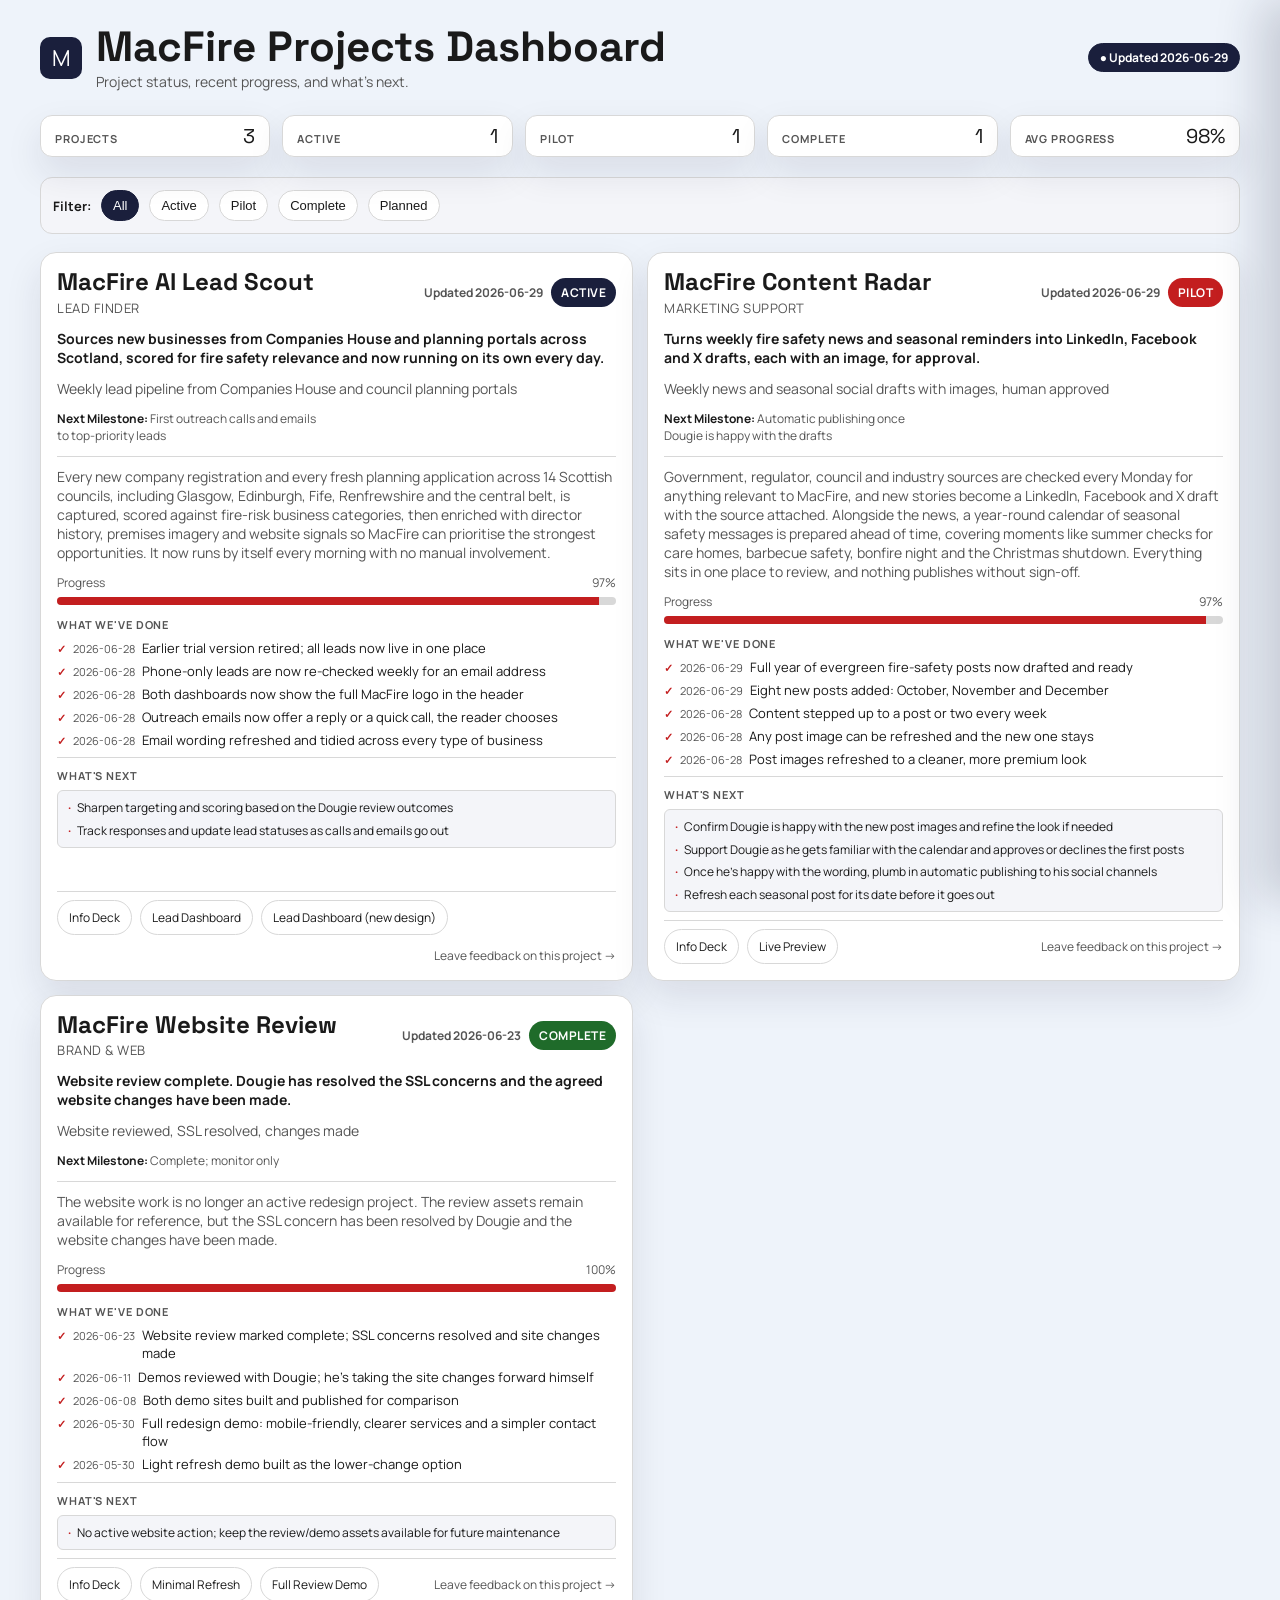
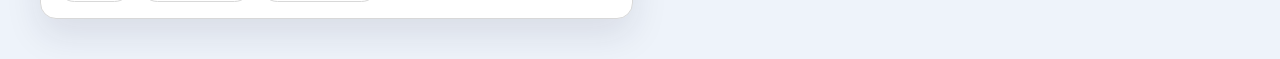
<file: index.html>
<!DOCTYPE html>
<html lang="en">
<head>
  <meta charset="UTF-8" />
  <meta name="viewport" content="width=device-width, initial-scale=1.0" />
  <title>MacFire Projects Dashboard</title>
  <link rel="icon" href="favicon.ico" sizes="any" />
  <link rel="apple-touch-icon" href="apple-touch-icon.png" />
  <link rel="preconnect" href="https://fonts.googleapis.com" />
  <link rel="preconnect" href="https://fonts.gstatic.com" crossorigin />
  <link href="https://fonts.googleapis.com/css2?family=Space+Grotesk:wght@500;700&family=Manrope:wght@500;700&display=swap" rel="stylesheet" />
  <style>
    :root {
      --bg: #EEF3FA;
      --panel: #FFFFFF;
      --panel-strong: #F4F5F9;
      --ink: #1A1A1A;
      --muted: #555555;
      --line: #D8D8D8;
      --navy: #1A1F3C;
      --navy-deep: #0E1530;
      --accent: #C31E1F;
      --accent-deep: #9B1718;
      --accent-soft: #FCEAEA;
      --ok: #1F6B2A;
      --pilot: #C31E1F;
      --planned: #5A5A57;
      --shadow: 0 16px 36px rgba(26, 31, 60, 0.1);
    }

    * { box-sizing: border-box; }

    body {
      margin: 0;
      color: var(--ink);
      background: var(--bg);
      font-family: "Manrope", "Segoe UI", sans-serif;
      min-height: 100vh;
    }

    body.drawer-open {
      overflow: hidden;
    }

    .shell {
      max-width: 1240px;
      margin: 0 auto;
      padding: 24px 20px 40px;
    }

    /* ── Header ─────────────────────────────────────────────── */
    .topbar {
      display: flex;
      align-items: center;
      justify-content: space-between;
      gap: 16px;
      margin-bottom: 24px;
      flex-wrap: wrap;
    }

    .identity { display: flex; align-items: center; gap: 14px; }

    .mark {
      width: 42px; height: 42px; border-radius: 10px;
      background: var(--navy);
      display: grid; place-items: center;
      color: var(--panel); font-size: 22px;
    }

    .title {
      margin: 0;
      font-family: "Space Grotesk", "Segoe UI", sans-serif;
      font-size: clamp(24px, 3.3vw, 44px);
      letter-spacing: 0; line-height: 1.05;
    }

    .subtitle { margin: 4px 0 0; color: var(--muted); font-size: 14px; }

    .last-updated-chip {
      display: inline-flex;
      align-items: center;
      gap: 6px;
      background: var(--navy);
      color: var(--panel);
      border: 1px solid var(--navy);
      border-radius: 999px;
      padding: 5px 11px;
      font-size: 12px;
      font-weight: 700;
    }

    /* ── Stats ──────────────────────────────────────────────── */
    .stats {
      display: grid;
      grid-template-columns: repeat(5, minmax(0, 1fr));
      gap: 12px;
      margin-bottom: 20px;
    }

    @media (max-width: 920px) { .stats { grid-template-columns: repeat(2, minmax(0, 1fr)); } }
    @media (max-width: 580px) { .stats { grid-template-columns: 1fr; } }

    .stat {
      background: var(--panel);
      border: 1px solid var(--line);
      border-radius: 12px;
      padding: 10px 14px;
      box-shadow: var(--shadow);
      animation: fadeIn 420ms ease both;
      display: flex;
      align-items: baseline;
      justify-content: space-between;
      gap: 12px;
      min-height: 0;
    }

    .stat .label {
      margin: 0;
      color: var(--muted);
      text-transform: uppercase;
      letter-spacing: 0.08em;
      font-size: 11px;
      font-weight: 700;
    }

    .stat .value {
      margin: 0;
      font-family: "Space Grotesk", "Segoe UI", sans-serif;
      font-size: 20px;
      line-height: 1;
    }

    /* ── Filters ─────────────────────────────────────────────── */
    .filters {
      background: var(--panel-strong);
      border: 1px solid var(--line);
      border-radius: 12px;
      padding: 12px;
      display: flex;
      align-items: center;
      gap: 10px;
      flex-wrap: wrap;
      margin-bottom: 18px;
    }

    .filters strong { font-size: 13px; font-weight: 700; }

    .filters button {
      border: 1px solid var(--line);
      background: var(--panel);
      color: var(--ink);
      border-radius: 999px;
      padding: 7px 11px;
      font-size: 13px;
      cursor: pointer;
      transition: transform 160ms ease, background 160ms ease, border-color 160ms ease;
    }

    .filters button:hover { transform: translateY(-1px); border-color: var(--navy); }
    .filters button.active { background: var(--navy); color: var(--panel); border-color: var(--navy); }

    /* ── Grid ────────────────────────────────────────────────── */
    .grid {
      display: grid;
      gap: 14px;
      grid-template-columns: repeat(2, minmax(0, 1fr));
    }

    @media (max-width: 980px) { .grid { grid-template-columns: 1fr; } }

    .project-card {
      background: var(--panel);
      border: 1px solid var(--line);
      border-radius: 16px;
      padding: 16px;
      box-shadow: var(--shadow);
      display: flex;
      flex-direction: column;
      align-self: stretch;
      gap: 8px;
      animation: riseIn 520ms ease both;
      cursor: pointer;
      transition: transform 160ms ease, border-color 160ms ease, box-shadow 160ms ease;
    }

    .project-card:hover,
    .project-card:focus-visible {
      border-color: var(--navy);
      box-shadow: 0 18px 42px rgba(26, 31, 60, 0.14);
      transform: translateY(-1px);
      outline: none;
    }

    .card-top {
      display: flex;
      flex-direction: column;
      gap: 12px;
      align-self: start;
      width: 100%;
    }

    .row {
      display: flex;
      align-items: center;
      justify-content: space-between;
      gap: 12px;
      flex-wrap: wrap;
    }

    .card-status {
      display: inline-flex;
      align-items: center;
      gap: 8px;
      flex-wrap: wrap;
      justify-content: flex-end;
    }

    .project-name {
      margin: 0;
      font-family: "Space Grotesk", "Segoe UI", sans-serif;
      font-size: 24px;
      line-height: 1.05;
    }

    .category {
      margin: 4px 0 0;
      color: var(--muted);
      font-size: 13px;
      letter-spacing: 0.04em;
      text-transform: uppercase;
    }

    .badge {
      border-radius: 999px;
      padding: 6px 10px;
      font-size: 12px;
      font-weight: 700;
      letter-spacing: 0.04em;
      text-transform: uppercase;
      white-space: nowrap;
    }

    .badge.active { background: var(--navy); color: var(--panel); }
    .badge.pilot  { background: var(--accent); color: var(--panel); }
    .badge.planned { background: var(--accent-soft); color: var(--planned); }
    .badge.complete { background: var(--ok); color: var(--panel); }

    .project-updated {
      color: var(--muted);
      font-size: 12px;
      font-weight: 700;
      white-space: nowrap;
    }

    .summary, .function-line, .small-note {
      margin: 0;
      color: var(--ink);
      font-size: 14px;
    }

    .summary { font-weight: 700; }
    .function-line { color: var(--muted); }

    .small-note {
      border-top: 1px solid var(--line);
      color: var(--muted);
      padding-top: 10px;
    }

    .meta {
      display: grid;
      grid-template-columns: repeat(2, minmax(0, 1fr));
      gap: 8px 14px;
      font-size: 12px;
      color: var(--muted);
    }

    @media (max-width: 560px) { .meta { grid-template-columns: 1fr; } }
    .meta strong { color: var(--ink); font-weight: 700; }

    /* ── Progress ────────────────────────────────────────────── */
    .progress-wrap { display: grid; gap: 6px; }

    .progress-head {
      display: flex;
      justify-content: space-between;
      font-size: 12px;
      color: var(--muted);
    }

    .progress {
      height: 8px;
      background: var(--line);
      border-radius: 999px;
      overflow: hidden;
    }

    .progress > span {
      display: block;
      height: 100%;
      background: var(--accent);
      width: 0;
      transition: width 550ms ease;
    }

    /* ── Recent wins ─────────────────────────────────────────── */
    .wins-section {
      padding-top: 4px;
    }

    .section-label {
      font-size: 11px;
      font-weight: 700;
      text-transform: uppercase;
      letter-spacing: 0.08em;
      color: var(--muted);
      margin: 0 0 7px;
    }

    .wins-list { margin: 0; padding: 0; list-style: none; display: grid; gap: 5px; }

    .wins-list li {
      display: flex;
      align-items: baseline;
      gap: 7px;
      font-size: 13px;
      line-height: 1.4;
    }

    .wins-list li::before {
      content: "✓";
      color: var(--accent);
      font-weight: 700;
      font-size: 11px;
      flex-shrink: 0;
    }

    .win-date {
      color: var(--muted);
      font-size: 11px;
      white-space: nowrap;
      flex-shrink: 0;
    }

    /* ── Next steps ──────────────────────────────────────────── */
    .steps-section {
      border-top: 1px solid var(--line);
      padding-top: 10px;
    }

    .steps-grid {
      display: grid;
      grid-template-columns: 1fr;
      gap: 10px;
      margin-top: 7px;
    }

    .steps-col { display: grid; gap: 6px; }

    .steps-col-label {
      font-size: 11px;
      font-weight: 700;
      text-transform: uppercase;
      letter-spacing: 0.06em;
      padding: 4px 8px;
      border-radius: 4px;
    }

    .steps-col.jonathan .steps-col-label {
      background: var(--accent-soft);
      color: var(--accent);
      border: 1px solid var(--line);
    }

    .steps-box {
      background: var(--panel-strong);
      border: 1px solid var(--line);
      border-radius: 6px;
      display: grid;
      gap: 5px;
      margin: 0;
      padding: 8px 10px;
    }

    .steps-box li {
      font-size: 12px;
      line-height: 1.45;
      color: var(--ink);
      display: flex;
      align-items: baseline;
      gap: 6px;
      list-style: none;
    }

    .steps-box li::before {
      content: "·";
      color: var(--accent);
      font-weight: 700;
      flex-shrink: 0;
    }

    /* ── Links + feedback ────────────────────────────────────── */
    .links {
      display: flex;
      flex-wrap: wrap;
      gap: 8px;
      justify-content: flex-start;
    }

    .card-actions {
      display: flex;
      align-items: center;
      justify-content: space-between;
      gap: 12px;
      flex-wrap: wrap;
      margin-top: auto;
      padding-top: 8px;
      border-top: 1px solid var(--line);
    }

    .link-chip, .link-disabled {
      border-radius: 999px;
      padding: 8px 11px;
      font-size: 12px;
      border: 1px solid var(--line);
    }

    .link-chip {
      text-decoration: none;
      color: var(--ink);
      background: var(--panel);
      transition: transform 160ms ease, border-color 160ms ease;
    }

    .link-chip:hover { transform: translateY(-1px); border-color: var(--navy); }
    .link-disabled { color: var(--muted); background: var(--bg); }

    .feedback-row {
      display: flex;
      justify-content: flex-end;
      margin-left: auto;
    }

    .feedback-link {
      font-size: 12px;
      color: var(--muted);
      text-decoration: none;
      transition: color 160ms ease;
    }

    .feedback-link:hover { color: var(--accent); }

    /* ── Project detail drawer ───────────────────────────────── */
    .drawer-backdrop {
      position: fixed;
      inset: 0;
      background: rgba(14, 21, 48, 0.42);
      opacity: 0;
      pointer-events: none;
      transition: opacity 160ms ease;
      z-index: 20;
    }

    .drawer-backdrop.open {
      opacity: 1;
      pointer-events: auto;
    }

    .project-drawer {
      position: fixed;
      top: 0;
      right: 0;
      bottom: 0;
      width: min(560px, 94vw);
      background: var(--panel);
      border-left: 1px solid var(--line);
      box-shadow: -20px 0 42px rgba(26, 31, 60, 0.18);
      transform: translateX(100%);
      transition: transform 220ms cubic-bezier(0.2, 0.7, 0.2, 1);
      z-index: 21;
      display: flex;
      flex-direction: column;
      overflow: hidden;
      overscroll-behavior: contain;
    }

    .project-drawer.open { transform: translateX(0); }

    #drawer-content {
      display: flex;
      flex-direction: column;
      height: 100%;
      min-height: 0;
    }

    .drawer-head {
      padding: 20px 22px 16px;
      border-bottom: 1px solid var(--line);
      display: grid;
      gap: 10px;
    }

    .drawer-title-row {
      display: flex;
      align-items: flex-start;
      justify-content: space-between;
      gap: 14px;
    }

    .drawer-title {
      margin: 0;
      font-family: "Space Grotesk", "Segoe UI", sans-serif;
      font-size: 26px;
      line-height: 1.05;
    }

    .drawer-close {
      width: 34px;
      height: 34px;
      border-radius: 50%;
      border: 1px solid var(--line);
      background: var(--panel-strong);
      color: var(--ink);
      cursor: pointer;
      font-size: 18px;
      line-height: 1;
      flex-shrink: 0;
    }

    .drawer-close:hover { border-color: var(--navy); }

    .drawer-subtitle {
      margin: 0;
      color: var(--muted);
      font-size: 13px;
      line-height: 1.45;
    }

    .drawer-meta {
      display: flex;
      flex-wrap: wrap;
      gap: 8px;
    }

    .drawer-chip {
      border: 1px solid var(--line);
      border-radius: 999px;
      padding: 5px 9px;
      color: var(--muted);
      background: var(--panel-strong);
      font-size: 12px;
      font-weight: 700;
    }

    .drawer-body {
      padding: 18px 22px 26px;
      overflow-y: auto;
      flex: 1;
      min-height: 0;
      overscroll-behavior: contain;
    }

    .drawer-count {
      margin: 0 0 12px;
      color: var(--muted);
      font-size: 12px;
      font-weight: 700;
      text-transform: uppercase;
      letter-spacing: 0.08em;
    }

    .drawer-wins {
      margin: 0;
      padding: 0;
      list-style: none;
      display: grid;
      gap: 10px;
    }

    .drawer-win {
      border: 1px solid var(--line);
      border-radius: 8px;
      background: var(--panel-strong);
      padding: 11px 12px;
      display: grid;
      gap: 5px;
    }

    .drawer-win time {
      color: var(--accent);
      font-size: 12px;
      font-weight: 700;
    }

    .drawer-win span {
      font-size: 14px;
      line-height: 1.45;
    }

    @media (max-width: 560px) {
      .card-actions {
        align-items: flex-start;
        flex-direction: column;
      }

      .feedback-row {
        justify-content: flex-start;
        margin-left: 0;
      }
    }

    /* ── Empty / animations ──────────────────────────────────── */
    .empty {
      background: var(--panel);
      border: 1px dashed var(--line);
      color: var(--muted);
      border-radius: 12px;
      padding: 28px;
      text-align: center;
      font-size: 14px;
    }

    @keyframes riseIn {
      from { opacity: 0; transform: translateY(10px); }
      to   { opacity: 1; transform: translateY(0); }
    }

    @keyframes fadeIn {
      from { opacity: 0; }
      to   { opacity: 1; }
    }
  </style>
</head>
<body>
  <div class="shell">
    <header class="topbar">
      <div class="identity">
        <div class="mark" aria-hidden="true">M</div>
        <div>
          <h1 class="title">MacFire Projects Dashboard</h1>
          <p class="subtitle">Project status, recent progress, and what's next.</p>
        </div>
      </div>
      <div id="last-updated-wrap"></div>
    </header>

    <section class="stats" id="stats"></section>

    <section class="filters" id="filters">
      <strong>Filter:</strong>
    </section>

    <main class="grid" id="project-grid"></main>
  </div>

  <div id="drawer-backdrop" class="drawer-backdrop"></div>
  <aside id="project-drawer" class="project-drawer" aria-hidden="true" aria-labelledby="drawer-title">
    <div id="drawer-content"></div>
  </aside>

  <script src="data/projects.js"></script>
  <script>
    const projectGrid = document.getElementById("project-grid");
    const statsEl     = document.getElementById("stats");
    const filtersEl   = document.getElementById("filters");
    const lastUpdWrap = document.getElementById("last-updated-wrap");
    const drawer      = document.getElementById("project-drawer");
    const drawerBg    = document.getElementById("drawer-backdrop");
    const drawerBody  = document.getElementById("drawer-content");
    let lockedScrollY = 0;

    const projects = Array.isArray(window.MACFIRE_PROJECTS) ? window.MACFIRE_PROJECTS : [];

    const filters = [
      { key: "all",     label: "All" },
      { key: "active",  label: "Active" },
      { key: "pilot",   label: "Pilot" },
      { key: "complete", label: "Complete" },
      { key: "planned", label: "Planned" }
    ];

    function formatStatus(status) {
      return String(status || "planned").toLowerCase();
    }

    function esc(str) {
      return String(str || "")
        .replace(/&/g, "&amp;")
        .replace(/</g, "&lt;")
        .replace(/>/g, "&gt;")
        .replace(/"/g, "&quot;");
    }

    // ── Header: most-recent lastUpdated across all projects ──────────────────
    function renderLastUpdated() {
      if (!projects.length) return;
      const latest = projects
        .map(p => p.lastUpdated || "")
        .filter(Boolean)
        .sort()
        .reverse()[0];
      if (!latest) return;
      lastUpdWrap.innerHTML = `
        <span class="last-updated-chip">
          ● Updated ${latest}
        </span>`;
    }

    // ── Stats bar ─────────────────────────────────────────────────────────────
    function buildStats(list) {
      const active  = list.filter(p => formatStatus(p.status) === "active").length;
      const pilot   = list.filter(p => formatStatus(p.status) === "pilot").length;
      const complete = list.filter(p => formatStatus(p.status) === "complete").length;
      const avgProg = list.length
        ? Math.round(list.reduce((s, p) => s + (Number(p.progress) || 0), 0) / list.length)
        : 0;

      const blocks = [
        { label: "Projects",     value: list.length },
        { label: "Active",       value: active },
        { label: "Pilot",        value: pilot },
        { label: "Complete",     value: complete },
        { label: "Avg Progress", value: avgProg + "%" }
      ];

      statsEl.innerHTML = blocks.map(b => `
        <article class="stat">
          <p class="label">${b.label}</p>
          <p class="value">${b.value}</p>
        </article>`).join("");
    }

    // ── Link chips ────────────────────────────────────────────────────────────
    function linkChip(label, url) {
      if (!url || !url.trim()) return `<span class="link-disabled">${esc(label)}</span>`;
      return `<a class="link-chip" href="${esc(url)}" target="_blank" rel="noreferrer">${esc(label)}</a>`;
    }

    // ── Recent wins ───────────────────────────────────────────────────────────
    function renderWins(wins) {
      if (!Array.isArray(wins) || !wins.length) return "";
      const items = wins.slice(0, 5).map(w => `
        <li>
          <span class="win-date">${esc(w.date)}</span>
          ${esc(w.text)}
        </li>`).join("");
      return `
        <div class="wins-section">
          <p class="section-label">What we've done</p>
          <ul class="wins-list">${items}</ul>
        </div>`;
    }

    // ── Project detail drawer ────────────────────────────────────────────────
    function projectById(id) {
      return projects.find(p => p.id === id);
    }

    function renderDrawerWins(wins) {
      if (!Array.isArray(wins) || !wins.length) {
        return `<div class="empty">No completed items logged for this project yet.</div>`;
      }

      return `
        <p class="drawer-count">${wins.length} completed ${wins.length === 1 ? "item" : "items"}</p>
        <ul class="drawer-wins">
          ${wins.map(w => `
            <li class="drawer-win">
              <time>${esc(w.date || "No date")}</time>
              <span>${esc(w.text || "")}</span>
            </li>`).join("")}
        </ul>`;
    }

    function openProjectDrawer(id) {
      const project = projectById(id);
      if (!project) return;

      const status = formatStatus(project.status);
      const wins = Array.isArray(project.activityLog) ? project.activityLog : project.recentWins;

      drawerBody.innerHTML = `
        <div class="drawer-head">
          <div class="drawer-title-row">
            <div>
              <h2 class="drawer-title" id="drawer-title">${esc(project.name || "Untitled Project")}</h2>
              <p class="drawer-subtitle">${esc(project.summary || "")}</p>
            </div>
            <button class="drawer-close" type="button" aria-label="Close project details" onclick="closeProjectDrawer()">×</button>
          </div>
          <div class="drawer-meta">
            <span class="badge ${status}">${status}</span>
            <span class="drawer-chip">${Number(project.progress) || 0}% progress</span>
            <span class="drawer-chip">Updated ${esc(project.lastUpdated || "n/a")}</span>
          </div>
        </div>
        <div class="drawer-body">
          ${renderDrawerWins(wins)}
        </div>`;

      drawer.classList.add("open");
      drawerBg.classList.add("open");
      lockPageScroll();
      drawer.setAttribute("aria-hidden", "false");
    }

    function closeProjectDrawer() {
      drawer.classList.remove("open");
      drawerBg.classList.remove("open");
      unlockPageScroll();
      drawer.setAttribute("aria-hidden", "true");
    }

    function lockPageScroll() {
      lockedScrollY = window.scrollY || 0;
      document.body.classList.add("drawer-open");
      document.body.style.position = "fixed";
      document.body.style.top = `-${lockedScrollY}px`;
      document.body.style.left = "0";
      document.body.style.right = "0";
      document.body.style.width = "100%";
    }

    function unlockPageScroll() {
      document.body.classList.remove("drawer-open");
      document.body.style.position = "";
      document.body.style.top = "";
      document.body.style.left = "";
      document.body.style.right = "";
      document.body.style.width = "";
      window.scrollTo(0, lockedScrollY);
    }

    // ── Next steps ────────────────────────────────────────────────────────────
    function renderNextSteps(steps) {
      if (!Array.isArray(steps) || !steps.length) return "";
      const jonathan = steps.filter(s => s.owner === "jonathan");
      if (!jonathan.length) return "";

      const jonathanCol = jonathan.length ? `
        <div class="steps-col jonathan">
          <ul class="steps-box">
            ${jonathan.map(s => `<li>${esc(s.text)}</li>`).join("")}
          </ul>
        </div>` : "";

      return `
        <div class="steps-section">
          <p class="section-label">What's next</p>
          <div class="steps-grid">
            ${jonathanCol}
          </div>
        </div>`;
    }

    // ── Feedback link ─────────────────────────────────────────────────────────
    function renderFeedback(projectName, feedbackEmail) {
      const email = "j@mccrimmond.org.uk";
      const subj  = encodeURIComponent(`Feedback: ${projectName}`);
      const body  = encodeURIComponent(`Hi Jonathan,\n\nMy feedback on ${projectName}:\n\n`);
      const href  = `mailto:${esc(email)}?subject=${subj}&body=${body}`;
      return `
        <div class="feedback-row">
          <a class="feedback-link" href="${href}">Leave feedback on this project →</a>
        </div>`;
    }

    // ── Project card ──────────────────────────────────────────────────────────
    function renderProjects(filterKey) {
      const list = filterKey === "all"
        ? projects
        : projects.filter(p => formatStatus(p.status) === filterKey);

      if (!list.length) {
        projectGrid.innerHTML = `<div class="empty">No projects in this filter yet.</div>`;
        return;
      }

      projectGrid.innerHTML = list.map(project => {
        const status      = formatStatus(project.status);
        const outputLinks = Array.isArray(project.outputLinks) ? project.outputLinks : [];

        return `
          <article class="project-card" tabindex="0" role="button" aria-label="Open ${esc(project.name || "project")} activity history" data-project-id="${esc(project.id || "")}">
            <div class="card-top">
              <div class="row">
                <div>
                  <h2 class="project-name">${esc(project.name || "Untitled Project")}</h2>
                  <p class="category">${esc(project.category || "Project")}</p>
                </div>
                <div class="card-status">
                  <span class="project-updated">Updated ${esc(project.lastUpdated || "n/a")}</span>
                  <span class="badge ${status}">${status}</span>
                </div>
              </div>

              <p class="summary">${esc(project.summary || "")}</p>
              ${project.functionLine ? `<p class="function-line">${esc(project.functionLine)}</p>` : ""}

              <div class="meta">
                <div><strong>Next Milestone:</strong> ${esc(project.nextMilestone || "n/a")}</div>
              </div>

              ${project.notes ? `<p class="small-note">${esc(project.notes)}</p>` : ""}

              <div class="progress-wrap">
                <div class="progress-head">
                  <span>Progress</span>
                  <span>${Number(project.progress) || 0}%</span>
                </div>
                <div class="progress"><span style="width:${Number(project.progress) || 0}%"></span></div>
              </div>
            </div>

            ${renderWins(project.recentWins)}

            ${renderNextSteps(project.nextSteps)}

            <div class="card-actions">
              <div class="links">
                ${linkChip(project.deckLink?.label || "Deck", project.deckLink?.url || "")}
                ${outputLinks.map(o => linkChip(o.label || "Output", o.url || "")).join("")}
              </div>

              ${renderFeedback(project.name, project.feedbackEmail)}
            </div>
          </article>`;
      }).join("");

      projectGrid.querySelectorAll(".project-card").forEach(card => {
        card.addEventListener("click", event => {
          if (event.target.closest("a, button")) return;
          openProjectDrawer(card.getAttribute("data-project-id"));
        });
        card.addEventListener("keydown", event => {
          if (event.key !== "Enter" && event.key !== " ") return;
          event.preventDefault();
          openProjectDrawer(card.getAttribute("data-project-id"));
        });
      });
    }

    // ── Filters ───────────────────────────────────────────────────────────────
    function renderFilters(active) {
      const html = filters.map(item =>
        `<button data-filter="${item.key}" class="${item.key === active ? "active" : ""}">${item.label}</button>`
      ).join("");
      filtersEl.insertAdjacentHTML("beforeend", html);

      filtersEl.querySelectorAll("button").forEach(btn => {
        btn.addEventListener("click", () => {
          const key = btn.getAttribute("data-filter");
          filtersEl.querySelectorAll("button").forEach(b => b.classList.remove("active"));
          btn.classList.add("active");
          renderProjects(key);
        });
      });
    }

    // ── Boot ──────────────────────────────────────────────────────────────────
    renderLastUpdated();
    buildStats(projects);
    renderFilters("all");
    renderProjects("all");
    drawerBg.addEventListener("click", closeProjectDrawer);
    document.addEventListener("keydown", event => {
      if (event.key === "Escape") closeProjectDrawer();
    });
  </script>
</body>
</html>
</file>
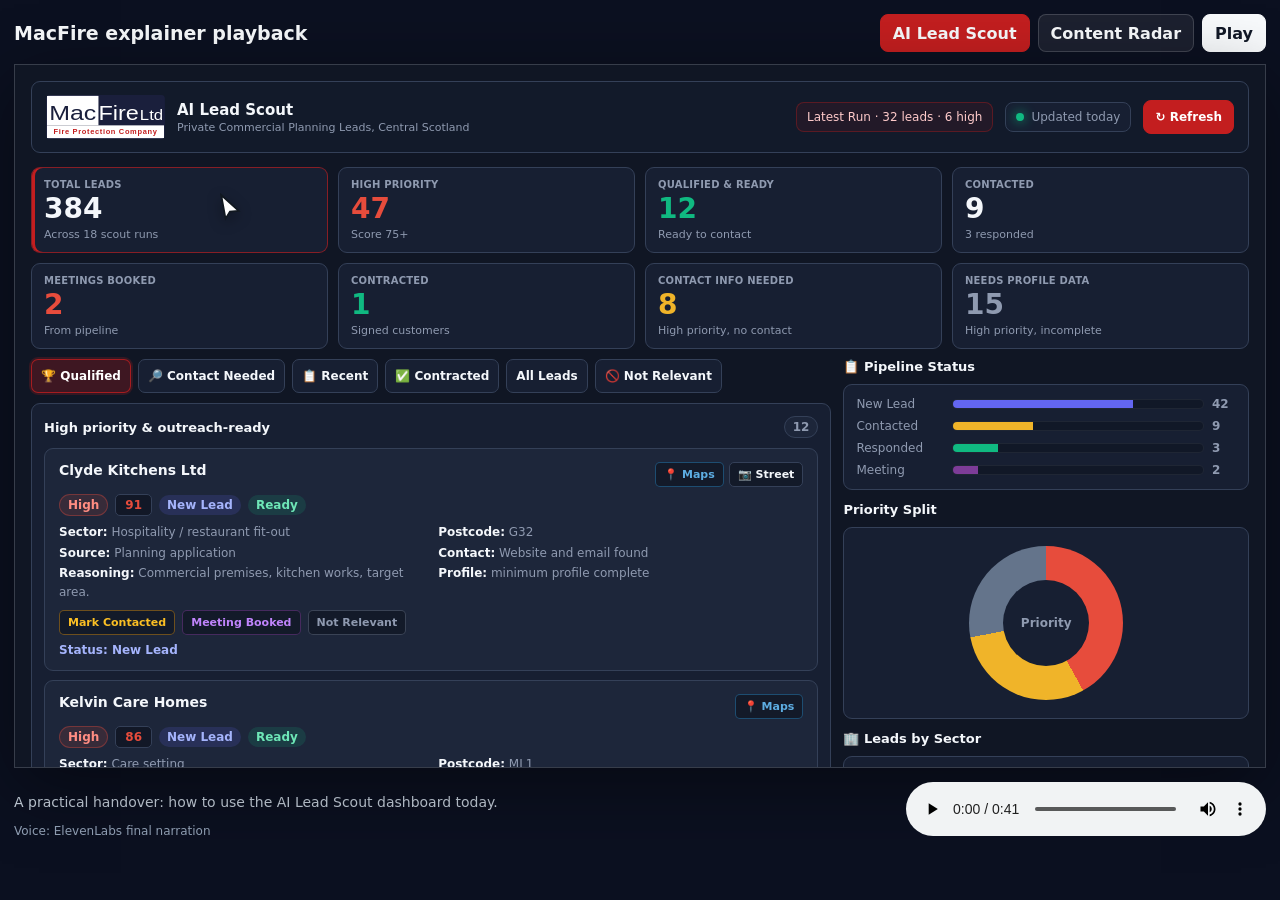
<file: explainer-videos/index.html>
<!doctype html>
<html lang="en">
<head>
  <meta charset="utf-8">
  <meta name="viewport" content="width=device-width, initial-scale=1">
  <title>MacFire Explainer Videos</title>
  <style>
    * { box-sizing: border-box; }
    body {
      margin: 0;
      background: #0b1020;
      color: #f8fafc;
      font-family: -apple-system, BlinkMacSystemFont, "Segoe UI", system-ui, sans-serif;
    }
    .player {
      width: min(1420px, calc(100vw - 28px));
      margin: 0 auto;
      padding: 14px 0 24px;
    }
    .controls {
      display: flex;
      align-items: center;
      justify-content: space-between;
      gap: 12px;
      margin-bottom: 12px;
    }
    .controls h1 {
      margin: 0;
      font-size: 19px;
      line-height: 1.1;
    }
    .tabs { display: flex; gap: 8px; flex-wrap: wrap; }
    button {
      min-height: 38px;
      border: 1px solid rgba(255,255,255,.16);
      border-radius: 8px;
      background: rgba(255,255,255,.07);
      color: #f8fafc;
      padding: 8px 12px;
      font: inherit;
      font-weight: 800;
      cursor: pointer;
    }
    button.active { background: #c31e1f; border-color: #c31e1f; }
    button.play { background: #f8fafc; color: #111827; border-color: #f8fafc; }
    .stage {
      position: relative;
      width: 100%;
      aspect-ratio: 16 / 9;
      overflow: hidden;
      border: 1px solid rgba(255,255,255,.16);
      box-shadow: 0 20px 70px rgba(0,0,0,.42);
      background: #111827;
    }
    .scene {
      position: absolute;
      inset: 0;
      opacity: 0;
      transition: opacity .45s ease;
      pointer-events: none;
    }
    .scene.active { opacity: 1; pointer-events: auto; }
    .cursor {
      position: fixed;
      z-index: 30;
      width: 28px;
      height: 28px;
      pointer-events: none;
      filter: drop-shadow(0 4px 7px rgba(0,0,0,.35));
      transition: transform 1.55s cubic-bezier(.22,.85,.24,1);
    }
    .cursor svg { width: 100%; height: 100%; display: block; }
    .caption {
      display: flex;
      justify-content: space-between;
      gap: 12px;
      align-items: center;
      margin-top: 12px;
      color: #cbd5e1;
      font-size: 14px;
    }
    .voice-note {
      color: #94a3b8;
      font-size: 12px;
      margin-top: 4px;
    }
    audio { width: 360px; max-width: 100%; }

    /* Lead Scout: mirrors the live dark dashboard */
    .lead-scene {
      --bg: #101624;
      --card: #171f32;
      --card2: #1d263a;
      --border: #344058;
      --text: #f4f7fb;
      --muted: #8f9ab0;
      --red: #c31e1f;
      --green: #10b981;
      --amber: #f0b429;
      background: var(--bg);
      color: var(--text);
      padding: 16px;
      font-size: 12px;
    }
    .lead-header {
      height: 72px;
      display: flex;
      align-items: center;
      justify-content: space-between;
      gap: 16px;
      padding: 12px 14px;
      border: 1px solid var(--border);
      background: #121a2a;
      border-radius: 9px;
    }
    .lead-header-left,
    .lead-header-right { display: flex; align-items: center; gap: 12px; }
    .macfire-logo {
      width: 119px;
      height: 44px;
      border-radius: 4px;
      overflow: hidden;
      flex: 0 0 auto;
    }
    .lead-title { font-size: 15px; font-weight: 800; }
    .hdr-sub { color: var(--muted); font-size: 11px; margin-top: 2px; }
    .live-pill,
    .latest-pill {
      display: inline-flex;
      align-items: center;
      gap: 7px;
      border: 1px solid var(--border);
      background: var(--card);
      border-radius: 8px;
      padding: 7px 10px;
      color: var(--muted);
      font-size: 12px;
      white-space: nowrap;
    }
    .live-dot {
      width: 8px;
      height: 8px;
      border-radius: 999px;
      background: var(--green);
      box-shadow: 0 0 12px var(--green);
    }
    .latest-pill {
      border-color: rgba(195,30,31,.35);
      color: #fecaca;
      background: rgba(195,30,31,.09);
    }
    .refresh {
      background: #c31e1f;
      border-color: #c31e1f;
      color: white;
      min-height: 34px;
      padding: 7px 11px;
    }
    .lead-container { padding-top: 14px; }
    .kpis {
      display: grid;
      grid-template-columns: repeat(4, minmax(0, 1fr));
      gap: 10px;
      margin-bottom: 10px;
    }
    .stat {
      background: var(--card);
      border: 1px solid var(--border);
      border-radius: 9px;
      padding: 11px 12px;
      min-height: 78px;
    }
    .stat.accent { border-color: rgba(195,30,31,.65); box-shadow: inset 3px 0 0 #c31e1f; }
    .stat .label {
      color: var(--muted);
      font-size: 10px;
      text-transform: uppercase;
      font-weight: 850;
      letter-spacing: .02em;
    }
    .stat .value {
      margin-top: 5px;
      font-size: 28px;
      font-weight: 850;
      line-height: 1;
    }
    .stat .sub { color: var(--muted); margin-top: 5px; font-size: 11px; }
    .main-grid {
      display: grid;
      grid-template-columns: minmax(0, 1.48fr) minmax(300px, .75fr);
      gap: 12px;
      min-height: 0;
    }
    .lead-tabs {
      display: flex;
      flex-wrap: wrap;
      gap: 7px;
      margin-bottom: 10px;
    }
    .lead-tab {
      min-height: 34px;
      border-radius: 7px;
      background: var(--card);
      border: 1px solid var(--border);
      color: var(--text);
      padding: 7px 9px;
      font-size: 12px;
    }
    .lead-tab.active {
      background: rgba(195,30,31,.18);
      border-color: rgba(195,30,31,.55);
      color: #fecaca;
    }
    .lead-tab.demo-active {
      background: rgba(195,30,31,.26);
      border-color: rgba(195,30,31,.78);
      color: #fff;
      box-shadow: 0 0 0 2px rgba(195,30,31,.2);
    }
    .pane,
    .panel {
      background: var(--card);
      border: 1px solid var(--border);
      border-radius: 9px;
      padding: 12px;
    }
    .section-head {
      display: flex;
      align-items: center;
      justify-content: space-between;
      gap: 10px;
      margin-bottom: 10px;
    }
    .section-title { font-weight: 850; font-size: 13px; }
    .section-badge {
      border-radius: 999px;
      background: var(--card2);
      border: 1px solid var(--border);
      padding: 3px 8px;
      color: var(--muted);
      font-weight: 800;
    }
    .lead-card {
      background: var(--card2);
      border: 1px solid var(--border);
      border-radius: 9px;
      padding: 13px 14px;
      margin-bottom: 9px;
    }
    .lead-card:last-child { margin-bottom: 0; }
    .lead-top-row {
      display: flex;
      align-items: flex-start;
      justify-content: space-between;
      gap: 10px;
      margin-bottom: 7px;
    }
    .lead-name { font-size: 14px; font-weight: 800; }
    .lead-links { display: flex; gap: 5px; flex-wrap: wrap; justify-content: flex-end; }
    .lead-link,
    .lead-action {
      border: 1px solid var(--border);
      border-radius: 5px;
      background: #131a29;
      color: var(--text);
      padding: 5px 8px;
      font-weight: 800;
      font-size: 11px;
    }
    .lead-link.demo-click,
    .lead-action.demo-click,
    .calendar-post.demo-click,
    .platform-tab.demo-click,
    .copy.demo-click,
    .decision-row button.demo-click {
      transform: translateY(1px);
      box-shadow: 0 0 0 3px rgba(195,30,31,.28);
      filter: brightness(1.08);
    }
    .lead-link.maps { color: #5dade2; border-color: rgba(41,128,185,.5); }
    .lead-meta { display: flex; flex-wrap: wrap; gap: 7px; align-items: center; margin-bottom: 7px; }
    .priority {
      border-radius: 999px;
      background: rgba(231,76,60,.13);
      color: #ff8d82;
      border: 1px solid rgba(231,76,60,.35);
      padding: 3px 8px;
      font-weight: 850;
    }
    .score {
      background: #121827;
      border: 1px solid var(--border);
      border-radius: 5px;
      padding: 3px 9px;
      color: #e74c3c;
      font-weight: 850;
    }
    .badge {
      border-radius: 999px;
      padding: 3px 8px;
      font-weight: 850;
      background: rgba(99,102,241,.16);
      color: #a5b4fc;
    }
    .queue { background: rgba(16,185,129,.15); color: #6ee7b7; }
    .lead-detail {
      color: var(--muted);
      line-height: 1.55;
      display: grid;
      grid-template-columns: repeat(2, minmax(0, 1fr));
      gap: 2px 14px;
    }
    .lead-detail strong { color: var(--text); }
    .lead-actions { display: flex; gap: 7px; flex-wrap: wrap; margin-top: 9px; }
    .contacted { color: #fbbf24; border-color: rgba(245,158,11,.4); }
    .meeting { color: #c084fc; border-color: rgba(125,60,152,.48); }
    .notrel { color: var(--muted); border-color: rgba(148,163,184,.3); }
    .addback { color: #a5b4fc; border-color: rgba(99,102,241,.45); }
    .lead-pane { display: none; }
    .lead-pane.active { display: block; }
    .demo-state-note {
      margin-top: 8px;
      color: #a5b4fc;
      font-size: 12px;
      font-weight: 800;
    }
    .chart-bars { display: grid; gap: 8px; }
    .bar-row {
      display: grid;
      grid-template-columns: 88px 1fr 24px;
      gap: 8px;
      align-items: center;
      color: var(--muted);
    }
    .bar {
      height: 10px;
      border-radius: 999px;
      background: #111827;
      overflow: hidden;
      border: 1px solid rgba(255,255,255,.06);
    }
    .bar span { display: block; height: 100%; background: #6366f1; }
    .panel + .section-head { margin-top: 12px; }
    .donut {
      width: 154px;
      height: 154px;
      margin: 6px auto;
      border-radius: 50%;
      background: conic-gradient(#e74c3c 0 42%, #f0b429 42% 72%, #64748b 72% 100%);
      position: relative;
    }
    .donut::after {
      content: "Priority";
      position: absolute;
      inset: 34px;
      border-radius: 50%;
      background: var(--card);
      display: grid;
      place-items: center;
      color: var(--muted);
      font-weight: 800;
    }
    .callout {
      display: none;
    }
    .callout strong { display: block; font-size: 17px; margin-bottom: 4px; }
    .callout span { display: block; color: #cbd5e1; line-height: 1.35; }

    /* Content Radar: mirrors the live preview dashboard */
    .radar-scene {
      --bg: #f4e9d8;
      --surface: #fafaf7;
      --surface-soft: #f8f1e7;
      --text: #111111;
      --muted: #5a5a57;
      --line: #e6e2d8;
      --brand: #c31e1f;
      --deep: #9b1718;
      --green: #18864b;
      --fb: #1877f2;
      --li: #0a66c2;
      --x: #0f1419;
      background: var(--bg);
      color: var(--text);
      padding: 14px 18px 18px;
      font-size: 12px;
    }
    .radar-hero {
      display: flex;
      align-items: center;
      justify-content: space-between;
      gap: 14px;
      padding-bottom: 10px;
      border-bottom: 1px solid rgba(155,23,24,.18);
      margin-bottom: 12px;
    }
    .brand-row { display: flex; align-items: center; gap: 14px; }
    .brand-mark {
      width: 38px;
      height: 38px;
      border-radius: 8px;
      background: var(--surface);
      border: 1px solid var(--line);
      box-shadow: 0 10px 24px rgba(155,23,24,.12);
      display: grid;
      place-items: center;
      color: var(--brand);
      font-weight: 950;
    }
    .eyebrow {
      color: var(--brand);
      font-size: 11px;
      font-weight: 900;
      text-transform: uppercase;
    }
    .radar-hero h2 {
      margin: 0;
      font-size: 21px;
      line-height: 1.1;
    }
    .radar-meta { display: flex; flex-wrap: wrap; gap: 10px; color: var(--muted); }
    .metric {
      display: inline-flex;
      align-items: center;
      gap: 7px;
      border: 1px solid var(--line);
      background: rgba(250,250,247,.82);
      border-radius: 8px;
      padding: 6px 9px;
    }
    .metric-dot { width: 8px; height: 8px; border-radius: 50%; background: var(--deep); }
    .metric-dot.fb { background: var(--fb); }
    .metric-dot.x { background: var(--x); }
    .metric-dot.li { background: var(--li); }
    .review-desk {
      display: grid;
      grid-template-columns: minmax(390px, .92fr) minmax(310px, 1.08fr);
      gap: 16px;
      align-items: start;
    }
    .calendar-shell,
    .approval-shell,
    .history-shell {
      border: 1px solid rgba(155,23,24,.18);
      background: rgba(250,250,247,.78);
      border-radius: 8px;
      padding: 12px;
    }
    .calendar-head,
    .approval-head {
      display: flex;
      align-items: center;
      justify-content: space-between;
      gap: 10px;
      margin-bottom: 10px;
    }
    .calendar-head h3,
    .approval-head h3 { margin: 0; font-size: 18px; }
    .month-controls { display: flex; gap: 6px; }
    .month-btn {
      width: 34px;
      height: 34px;
      min-height: 34px;
      background: #fff;
      color: var(--text);
      border: 1px solid rgba(17,17,17,.14);
      padding: 0;
    }
    .legend { display: flex; gap: 8px; flex-wrap: wrap; margin-bottom: 10px; color: var(--muted); }
    .legend span { display: inline-flex; align-items: center; gap: 6px; }
    .dot { width: 9px; height: 9px; border-radius: 999px; background: #8f949b; }
    .dot.approved { background: var(--green); }
    .dot.published { background: var(--fb); }
    .dot.declined { background: var(--deep); }
    .calendar-grid {
      display: grid;
      grid-template-columns: repeat(7, minmax(0, 1fr));
      border: 1px solid var(--line);
      border-radius: 8px;
      overflow: hidden;
      background: var(--surface);
    }
    .weekday {
      padding: 6px;
      background: #111;
      color: #fff;
      font-size: 11px;
      font-weight: 850;
      text-transform: uppercase;
    }
    .day {
      min-height: 57px;
      padding: 6px;
      border-top: 1px solid var(--line);
      border-right: 1px solid var(--line);
      background: #fff;
    }
    .day:nth-child(7n) { border-right: 0; }
    .day.muted { background: #f6f4ef; color: #8b8b87; }
    .num { font-size: 12px; font-weight: 850; margin-bottom: 5px; }
    .calendar-post {
      width: 100%;
      min-height: 0;
      text-align: left;
      border: 1px solid transparent;
      border-left: 4px solid #8f949b;
      background: #fafaf7;
      color: var(--text);
      border-radius: 6px;
      padding: 5px 6px;
      margin-top: 4px;
      font-size: 10px;
      line-height: 1.16;
    }
    .calendar-post.selected { border-color: rgba(17,17,17,.18); background: #fff; }
    .calendar-post.approved { border-left-color: var(--green); }
    .calendar-post.published { border-left-color: var(--fb); }
    .calendar-post.demo-click { border-color: rgba(17,17,17,.32); background: #fff; }
    .approval-card {
      border: 1px solid rgba(17,17,17,.1);
      background: var(--surface);
      border-radius: 8px;
      padding: 12px;
      display: grid;
      gap: 12px;
    }
    .approval-card-head {
      display: flex;
      justify-content: space-between;
      gap: 12px;
      align-items: flex-start;
    }
    .approval-card h4 { margin: 0; font-size: 17px; line-height: 1.2; }
    .status-pill,
    .freshness-pill {
      display: inline-flex;
      align-items: center;
      width: fit-content;
      border-radius: 999px;
      padding: 4px 8px;
      font-size: 12px;
      font-weight: 850;
      background: #ece9e0;
      color: #30302e;
      text-transform: capitalize;
    }
    .freshness-pill { background: #dff3e8; color: #105a34; font-size: 11px; }
    .context {
      display: grid;
      gap: 8px;
      color: var(--muted);
      font-size: 13px;
    }
    .context-row {
      display: grid;
      grid-template-columns: 82px minmax(0,1fr);
      gap: 10px;
    }
    .context-row strong { color: var(--text); font-size: 12px; text-transform: uppercase; }
    .platform-tabs { display: flex; gap: 8px; flex-wrap: wrap; }
    .platform-tab {
      min-height: 38px;
      background: #fff;
      color: var(--text);
      border-color: rgba(17,17,17,.14);
    }
    .platform-tab.active { background: #111; color: #fff; }
    .platform-tab.demo-active { background: #111; color: #fff; }
    .post-preview {
      border: 1px solid rgba(0,0,0,.1);
      border-radius: 8px;
      background: #fff;
      padding: 12px;
      max-height: 132px;
      overflow: hidden;
      line-height: 1.42;
      white-space: pre-wrap;
    }
    .decision-row { display: grid; grid-template-columns: 1fr 1fr; gap: 10px; }
    .approve { background: var(--green); border-color: var(--green); color: #fff; }
    .decline { background: var(--deep); border-color: var(--deep); color: #fff; }
    .copy { width: 100%; background: #fff; color: #111; border-color: rgba(17,17,17,.14); }
    .history {
      margin-top: 12px;
      display: grid;
      grid-template-columns: repeat(3, minmax(0, 1fr));
      gap: 10px;
    }
    .history-card {
      border: 1px solid rgba(17,17,17,.1);
      background: var(--surface);
      border-radius: 8px;
      padding: 10px;
      color: var(--text);
    }
    .history-card h4 { margin: 0 0 6px; font-size: 13px; }
    .history-card p { margin: 0; color: var(--muted); line-height: 1.35; }

    @media (max-width: 700px) {
      .stage { aspect-ratio: 10 / 13; }
      .controls, .caption { flex-direction: column; align-items: stretch; }
      .lead-header, .radar-hero { align-items: flex-start; flex-direction: column; height: auto; }
      .kpis { grid-template-columns: repeat(2, minmax(0, 1fr)); }
      .main-grid, .review-desk { grid-template-columns: minmax(0, 1fr); }
      .lead-header-right { flex-wrap: wrap; }
    }
  </style>
</head>
<body>
  <main class="player">
    <div class="controls">
      <h1>MacFire explainer playback</h1>
      <div class="tabs">
        <button class="active" data-video="lead">AI Lead Scout</button>
        <button data-video="radar">Content Radar</button>
        <button class="play" id="play">Play</button>
      </div>
    </div>

    <section class="stage" id="stage">
      <div class="scene lead-scene active" data-scene="lead">
        <header class="lead-header" id="lead-header">
          <div class="lead-header-left">
            <svg class="macfire-logo" viewBox="0 0 270 100" aria-label="MacFire Ltd" xmlns="http://www.w3.org/2000/svg">
              <rect width="270" height="100" fill="#1A1F3C"/>
              <rect x="2" y="2" width="117" height="67" fill="#ffffff"/>
              <rect x="2" y="69" width="266" height="29" fill="#ffffff"/>
              <text x="7" y="57" font-family="Impact,'Arial Black',sans-serif" font-size="46" fill="#1A1F3C" textLength="107" lengthAdjust="spacingAndGlyphs">Mac</text>
              <text x="119" y="57" font-family="Impact,'Arial Black',sans-serif" font-size="46" fill="#ffffff" textLength="92" lengthAdjust="spacingAndGlyphs">Fire</text>
              <text x="213" y="57" font-family="Impact,'Arial Black',sans-serif" font-size="34" fill="#ffffff" textLength="53" lengthAdjust="spacingAndGlyphs">Ltd</text>
              <text x="135" y="83" text-anchor="middle" dominant-baseline="central" font-family="Arial,Helvetica,sans-serif" font-weight="bold" font-size="17" fill="#C31E1F" letter-spacing="1.5">Fire Protection Company</text>
            </svg>
            <div>
              <div class="lead-title">AI Lead Scout</div>
              <div class="hdr-sub">Private Commercial Planning Leads, Central Scotland</div>
            </div>
          </div>
          <div class="lead-header-right">
            <div class="latest-pill">Latest Run · 32 leads · 6 high</div>
            <div class="live-pill"><span class="live-dot"></span>Updated today</div>
            <button class="refresh">↻ Refresh</button>
          </div>
        </header>

        <div class="lead-container">
          <div class="kpis">
            <div class="stat accent" id="kpi-total"><div class="label">Total Leads</div><div class="value">384</div><div class="sub">Across 18 scout runs</div></div>
            <div class="stat" id="kpi-high"><div class="label">High Priority</div><div class="value" style="color:#e74c3c">47</div><div class="sub">Score 75+</div></div>
            <div class="stat" id="kpi-ready"><div class="label">Qualified & Ready</div><div class="value" style="color:#10b981">12</div><div class="sub">Ready to contact</div></div>
            <div class="stat" id="kpi-contacted"><div class="label">Contacted</div><div class="value">9</div><div class="sub">3 responded</div></div>
          </div>
          <div class="kpis">
            <div class="stat" id="kpi-meetings"><div class="label">Meetings Booked</div><div class="value" style="color:#e74c3c">2</div><div class="sub">From pipeline</div></div>
            <div class="stat" id="kpi-contracted"><div class="label">Contracted</div><div class="value" style="color:#10b981">1</div><div class="sub">Signed customers</div></div>
            <div class="stat" id="kpi-contact-needed"><div class="label">Contact Info Needed</div><div class="value" style="color:#f0b429">8</div><div class="sub">High priority, no contact</div></div>
            <div class="stat" id="kpi-profile-needed"><div class="label">Needs Profile Data</div><div class="value" style="color:#8f9ab0">15</div><div class="sub">High priority, incomplete</div></div>
          </div>

          <div class="main-grid">
            <div>
              <div class="lead-tabs">
                <button class="lead-tab active" id="lead-tab-qualified">🏆 Qualified</button>
                <button class="lead-tab" id="lead-tab-contact">🔎 Contact Needed</button>
                <button class="lead-tab">📋 Recent</button>
                <button class="lead-tab">✅ Contracted</button>
                <button class="lead-tab">All Leads</button>
                <button class="lead-tab" id="lead-tab-notrel">🚫 Not Relevant</button>
              </div>
              <section class="pane lead-pane active" id="lead-pane-qualified">
                <div class="section-head">
                  <div class="section-title">High priority & outreach-ready</div>
                  <div class="section-badge">12</div>
                </div>
                <article class="lead-card" id="primary-lead-card">
                  <div class="lead-top-row">
                    <div class="lead-name" id="lead-company">Clyde Kitchens Ltd</div>
                    <div class="lead-links"><span class="lead-link maps" id="lead-maps">📍 Maps</span><span class="lead-link" id="lead-street">📷 Street</span></div>
                  </div>
                  <div class="lead-meta"><span class="priority">High</span><span class="score" id="lead-score">91</span><span class="badge">New Lead</span><span class="badge queue">Ready</span></div>
                  <div class="lead-detail" id="lead-details">
                    <div id="lead-sector"><strong>Sector:</strong> Hospitality / restaurant fit-out</div>
                    <div id="lead-postcode"><strong>Postcode:</strong> G32</div>
                    <div id="lead-source"><strong>Source:</strong> Planning application</div>
                    <div id="lead-contact-info"><strong>Contact:</strong> Website and email found</div>
                    <div id="lead-reasoning"><strong>Reasoning:</strong> Commercial premises, kitchen works, target area.</div>
                    <div id="lead-profile"><strong>Profile:</strong> minimum profile complete</div>
                  </div>
                  <div class="lead-actions"><span class="lead-action contacted" id="lead-contacted">Mark Contacted</span><span class="lead-action meeting" id="lead-meeting">Meeting Booked</span><span class="lead-action notrel" id="lead-notrel">Not Relevant</span></div>
                  <div class="demo-state-note" id="lead-state-note">Status: New Lead</div>
                </article>
                <article class="lead-card">
                  <div class="lead-top-row">
                    <div class="lead-name">Kelvin Care Homes</div>
                    <div class="lead-links"><span class="lead-link maps">📍 Maps</span></div>
                  </div>
                  <div class="lead-meta"><span class="priority">High</span><span class="score">86</span><span class="badge">New Lead</span><span class="badge queue">Ready</span></div>
                  <div class="lead-detail">
                    <div><strong>Sector:</strong> Care setting</div>
                    <div><strong>Postcode:</strong> ML1</div>
                    <div><strong>Source:</strong> Companies House + web profile</div>
                    <div><strong>Contact:</strong> Phone found</div>
                  </div>
                  <div class="lead-actions"><span class="lead-action contacted">Mark Contacted</span><span class="lead-action meeting">Meeting Booked</span><span class="lead-action notrel">Not Relevant</span></div>
                </article>
              </section>
              <section class="pane lead-pane" id="lead-pane-notrel">
                <div class="section-head">
                  <div class="section-title">Marked not relevant</div>
                  <div class="section-badge">1</div>
                </div>
                <article class="lead-card">
                  <div class="lead-top-row">
                    <div class="lead-name">Clyde Kitchens Ltd</div>
                    <div class="lead-links"><span class="lead-link maps">📍 Maps</span><span class="lead-link">📷 Street</span></div>
                  </div>
                  <div class="lead-meta"><span class="priority">High</span><span class="score">91</span><span class="badge">Not Relevant</span><span class="badge queue">Removed</span></div>
                  <div class="lead-detail">
                    <div><strong>Reason:</strong> Removed from the working queue</div>
                    <div><strong>Undo:</strong> Can be returned if marked by mistake</div>
                  </div>
                  <div class="lead-actions"><span class="lead-action addback" id="lead-addback">Add back to queue</span></div>
                </article>
              </section>
              <section class="pane lead-pane" id="lead-pane-contact">
                <div class="section-head">
                  <div class="section-title">High priority — needs contact discovery</div>
                  <div class="section-badge">8</div>
                </div>
                <article class="lead-card">
                  <div class="lead-top-row">
                    <div class="lead-name">Argyle Bakery Group</div>
                    <div class="lead-links"><span class="lead-link maps">📍 Maps</span></div>
                  </div>
                  <div class="lead-meta"><span class="priority">High</span><span class="score">79</span><span class="badge">New Lead</span><span class="badge">Research</span></div>
                  <div class="lead-detail">
                    <div><strong>Sector:</strong> Food production</div>
                    <div><strong>Postcode:</strong> PA3</div>
                    <div><strong>Missing:</strong> Direct email and phone</div>
                    <div><strong>Next:</strong> Contact discovery needed</div>
                  </div>
                </article>
              </section>
            </div>
            <aside>
              <div class="section-head"><div class="section-title">📋 Pipeline Status</div></div>
              <div class="panel chart-bars">
                <div class="bar-row"><span>New Lead</span><div class="bar"><span style="width:72%"></span></div><b>42</b></div>
                <div class="bar-row"><span>Contacted</span><div class="bar"><span style="width:32%;background:#f0b429"></span></div><b>9</b></div>
                <div class="bar-row"><span>Responded</span><div class="bar"><span style="width:18%;background:#10b981"></span></div><b>3</b></div>
                <div class="bar-row"><span>Meeting</span><div class="bar"><span style="width:10%;background:#7d3c98"></span></div><b>2</b></div>
              </div>
              <div class="section-head"><div class="section-title">Priority Split</div></div>
              <div class="panel"><div class="donut"></div></div>
              <div class="section-head"><div class="section-title">🏢 Leads by Sector</div></div>
              <div class="panel chart-bars">
                <div class="bar-row"><span>Hospitality</span><div class="bar"><span style="width:78%;background:#5dade2"></span></div><b>18</b></div>
                <div class="bar-row"><span>Care</span><div class="bar"><span style="width:54%;background:#10b981"></span></div><b>11</b></div>
                <div class="bar-row"><span>Retail</span><div class="bar"><span style="width:38%;background:#f0b429"></span></div><b>8</b></div>
              </div>
            </aside>
          </div>
        </div>
        <div class="callout"><strong>AI Lead Scout</strong><span>This now mirrors the live dashboard: KPIs, queue tabs, lead cards, maps/street links, and the status buttons Dougie actually uses.</span></div>
      </div>

      <div class="scene radar-scene" data-scene="radar">
        <header class="radar-hero">
          <div class="brand-row">
            <div class="brand-mark">MF</div>
            <div><div class="eyebrow">MacFire Content Radar</div><h2>Review calendar</h2></div>
          </div>
          <div class="radar-meta">
            <div class="metric"><span class="metric-dot"></span><strong>18</strong> draft topics</div>
            <div class="metric"><span class="metric-dot fb"></span>Facebook</div>
            <div class="metric"><span class="metric-dot x"></span>X</div>
            <div class="metric"><span class="metric-dot li"></span>LinkedIn</div>
          </div>
        </header>

        <div class="review-desk">
          <section class="calendar-shell">
            <div class="calendar-head">
              <h3>June 2026</h3>
              <div class="month-controls"><button class="month-btn">&lt;</button><button class="month-btn">&gt;</button></div>
            </div>
            <div class="legend"><span><i class="dot"></i>Draft</span><span><i class="dot approved"></i>Approved</span><span><i class="dot published"></i>Published</span><span><i class="dot declined"></i>Declined</span></div>
            <div class="calendar-grid">
              <div class="weekday">Mon</div><div class="weekday">Tue</div><div class="weekday">Wed</div><div class="weekday">Thu</div><div class="weekday">Fri</div><div class="weekday">Sat</div><div class="weekday">Sun</div>
              <div class="day muted"><div class="num">1</div></div><div class="day"><div class="num">2</div></div><div class="day"><div class="num">3</div></div><div class="day"><div class="num">4</div></div><div class="day"><div class="num">5</div></div><div class="day"><div class="num">6</div></div><div class="day"><div class="num">7</div></div>
              <div class="day"><div class="num">8</div><button class="calendar-post selected" id="radar-calendar-post">Scottish Government Funding Boost for Fire Alarm Upgrades</button></div><div class="day"><div class="num">9</div></div><div class="day"><div class="num">10</div></div><div class="day"><div class="num">11</div></div><div class="day"><div class="num">12</div><button class="calendar-post approved">Summer hospitality readiness</button></div><div class="day"><div class="num">13</div></div><div class="day"><div class="num">14</div></div>
              <div class="day"><div class="num">15</div></div><div class="day"><div class="num">16</div></div><div class="day"><div class="num">17</div></div><div class="day"><div class="num">18</div><button class="calendar-post">Care settings: a few summer fire-safety checks</button></div><div class="day"><div class="num">19</div></div><div class="day"><div class="num">20</div></div><div class="day"><div class="num">21</div></div>
              <div class="day"><div class="num">22</div></div><div class="day"><div class="num">23</div></div><div class="day"><div class="num">24</div></div><div class="day"><div class="num">25</div></div><div class="day"><div class="num">26</div></div><div class="day"><div class="num">27</div></div><div class="day"><div class="num">28</div></div>
              <div class="day"><div class="num">29</div></div><div class="day"><div class="num">30</div></div><div class="day muted"><div class="num">1</div></div><div class="day muted"><div class="num">2</div></div><div class="day muted"><div class="num">3</div></div><div class="day muted"><div class="num">4</div></div><div class="day muted"><div class="num">5</div></div>
            </div>
          </section>

          <section class="approval-shell">
            <div class="approval-head"><h3>Next draft awaiting approval</h3><span class="freshness-pill">Fresh source</span></div>
            <article class="approval-card">
              <div class="approval-card-head">
                <h4>Scottish Government Funding Boost for Fire Alarm Upgrades</h4>
                <span class="status-pill">draft</span>
              </div>
              <div class="context">
                <div class="context-row"><strong>Date</strong><span>8 June 2026</span></div>
                <div class="context-row"><strong>Source</strong><span>Cladding Remediation Programme Next Phase Plan Action</span></div>
                <div class="context-row"><strong>Use</strong><span>Review the platform copy, copy text if needed, then approve or decline.</span></div>
              </div>
              <div class="platform-tabs"><button class="platform-tab active" id="platform-facebook">Facebook</button><button class="platform-tab" id="platform-linkedin">LinkedIn</button><button class="platform-tab" id="platform-x">X</button></div>
              <div class="post-preview">The Scottish Government's Cladding Remediation Programme is boosting building safety with a funding allocation for fire alarm upgrades in multi-owner buildings with cladding.

This is a useful reminder that fire alarm systems should be checked early, especially where building work or remediation is planned.</div>
              <button class="copy" id="radar-copy">Copy Facebook text</button>
              <div class="decision-row"><button class="approve" id="radar-approve">Approve</button><button class="decline" id="radar-decline">Decline</button></div>
            </article>
            <div class="history">
              <div class="history-card"><h4>Approved</h4><p>Summer hospitality readiness</p></div>
              <div class="history-card"><h4>Draft</h4><p>Care settings summer checks</p></div>
              <div class="history-card"><h4>Future</h4><p>Approved posts enter the Social Media Agent queue.</p></div>
            </div>
          </section>
        </div>
        <div class="callout"><strong>Content Radar</strong><span>This now follows the live preview: review calendar, month controls, platform copy, freshness/source context, approve/decline, and future guarded auto-posting.</span></div>
      </div>

      <div class="cursor" id="cursor" aria-hidden="true">
        <svg viewBox="0 0 32 32" fill="none"><path d="M5 3l20 18-10 1-5 8L5 3z" fill="#fff" stroke="#111820" stroke-width="2"/></svg>
      </div>
    </section>

    <div class="caption">
      <div>
        <p id="caption">The AI Lead Scout walkthrough now reflects the live dashboard surface and workflow.</p>
        <div class="voice-note" id="voice-note">Voice: ElevenLabs final narration</div>
      </div>
      <audio id="audio" controls src="audio/lead-scout-elevenlabs.mp3?v=lean1"></audio>
    </div>
  </main>

  <script>
    const stage = document.getElementById("stage");
    const cursor = document.getElementById("cursor");
    const caption = document.getElementById("caption");
    const audio = document.getElementById("audio");
    const play = document.getElementById("play");
    const buttons = [...document.querySelectorAll("[data-video]")];
    const scenes = [...document.querySelectorAll(".scene")];

    const videos = {
      lead: {
        scene: "lead",
        audio: "audio/lead-scout-elevenlabs.mp3?v=lean1",
        caption: "A practical handover: how to use the AI Lead Scout dashboard today."
      },
      radar: {
        scene: "radar",
        audio: "audio/content-radar-elevenlabs.mp3?v=eleven1",
        caption: "A practical handover: how to review, approve, decline, and copy Content Radar posts."
      }
    };

    let active = "lead";
    let demoTimers = [];

    const leadTimeline = [
      { t: 0, target: "lead-header" },
      { t: 3600, target: "kpi-ready" },
      { t: 8200, target: "lead-tab-qualified", leadPane: "qualified", tab: "lead-tab-qualified" },
      { t: 11200, target: "lead-pane-qualified" },
      { t: 14500, target: "lead-company" },
      { t: 16600, target: "lead-score" },
      { t: 18600, target: "lead-contact-info" },
      { t: 23000, target: "lead-maps", click: "lead-maps" },
      { t: 25500, target: "lead-street", click: "lead-street" },
      { t: 29600, target: "lead-contacted", click: "lead-contacted", note: "Status: Contacted" },
      { t: 33300, target: "lead-meeting", click: "lead-meeting", note: "Status: Meeting Booked" },
      { t: 36500, target: "lead-notrel", click: "lead-notrel", note: "Status: Not Relevant" },
      { t: 38600, target: "lead-tab-notrel", leadPane: "notrel", tab: "lead-tab-notrel" },
      { t: 40500, target: "lead-addback", click: "lead-addback", note: "Status: New Lead" },
      { t: 41700, target: "lead-tab-qualified", leadPane: "qualified", tab: "lead-tab-qualified" }
    ];

    const radarTimeline = [
      { t: 0, x: 17, y: 10 },
      { t: 6000, x: 22, y: 26 },
      { t: 13000, x: 12, y: 45, click: "radar-calendar-post" },
      { t: 21000, x: 61, y: 24 },
      { t: 29000, x: 68, y: 48, click: "platform-facebook", platform: "facebook" },
      { t: 35000, x: 76, y: 48, click: "platform-linkedin", platform: "linkedin" },
      { t: 41000, x: 84, y: 48, click: "platform-x", platform: "x" },
      { t: 48000, x: 67, y: 77, click: "radar-copy" },
      { t: 56000, x: 64, y: 84, click: "radar-approve" },
      { t: 65000, x: 82, y: 84, click: "radar-decline" },
      { t: 76000, x: 75, y: 12 },
      { t: 88000, x: 57, y: 24 }
    ];

    function clearDemoTimers() {
      demoTimers.forEach((timer) => clearTimeout(timer));
      demoTimers = [];
    }

    function clearDemoClasses() {
      document.querySelectorAll(".demo-click,.demo-active").forEach((node) => {
        node.classList.remove("demo-click", "demo-active");
      });
    }

    function moveCursorTo(x, y) {
      const rect = stage.getBoundingClientRect();
      cursor.style.transform = `translate(${rect.left + rect.width * x / 100}px, ${rect.top + rect.height * y / 100}px)`;
    }

    function moveCursorToElement(id) {
      const node = document.getElementById(id);
      if (!node) return;
      const rect = node.getBoundingClientRect();
      cursor.style.transform = `translate(${rect.left + rect.width * 0.55}px, ${rect.top + rect.height * 0.55}px)`;
    }

    function setLeadPane(name) {
      const panes = {
        qualified: document.getElementById("lead-pane-qualified"),
        notrel: document.getElementById("lead-pane-notrel"),
        contact: document.getElementById("lead-pane-contact")
      };
      Object.values(panes).forEach((pane) => pane && pane.classList.remove("active"));
      panes[name]?.classList.add("active");
    }

    function setLeadTab(id) {
      document.querySelectorAll(".lead-tab").forEach((tab) => tab.classList.remove("active", "demo-active"));
      const tab = document.getElementById(id);
      if (tab) tab.classList.add("active", "demo-active");
    }

    function setPlatform(platform) {
      const labels = {
        facebook: ["platform-facebook", "Copy Facebook text"],
        linkedin: ["platform-linkedin", "Copy LinkedIn text"],
        x: ["platform-x", "Copy X text"]
      };
      document.querySelectorAll(".platform-tab").forEach((tab) => tab.classList.remove("active", "demo-active"));
      const [id, copy] = labels[platform] || labels.facebook;
      document.getElementById(id)?.classList.add("active", "demo-active");
      const copyButton = document.getElementById("radar-copy");
      if (copyButton) copyButton.textContent = copy;
    }

    function demoClick(id) {
      const node = document.getElementById(id);
      if (!node) return;
      node.classList.add("demo-click");
      demoTimers.push(setTimeout(() => node.classList.remove("demo-click"), 900));
    }

    function resetDemoState() {
      clearDemoClasses();
      setLeadPane("qualified");
      setLeadTab("lead-tab-qualified");
      setPlatform("facebook");
      const note = document.getElementById("lead-state-note");
      if (note) note.textContent = "Status: New Lead";
    }

    function runTimeline(key) {
      clearDemoTimers();
      clearDemoClasses();
      resetDemoState();
      const timeline = key === "lead" ? leadTimeline : radarTimeline;
      timeline.forEach((step) => {
        demoTimers.push(setTimeout(() => {
          if (step.leadPane) setLeadPane(step.leadPane);
          if (step.tab) setLeadTab(step.tab);
          if (step.platform) setPlatform(step.platform);
          if (step.target) moveCursorToElement(step.target);
          else moveCursorTo(step.x, step.y);
          if (step.click) demoClick(step.click);
          if (step.note) {
            const note = document.getElementById("lead-state-note");
            if (note) note.textContent = step.note;
          }
        }, step.t));
      });
    }

    function switchVideo(key, shouldPlay = false) {
      active = key;
      clearDemoTimers();
      clearDemoClasses();
      buttons.forEach((button) => button.classList.toggle("active", button.dataset.video === key));
      scenes.forEach((scene) => scene.classList.toggle("active", scene.dataset.scene === videos[key].scene));
      caption.textContent = videos[key].caption;
      audio.src = videos[key].audio;
      audio.load();
      resetDemoState();
      moveCursorTo(key === "lead" ? 15 : 17, key === "lead" ? 9 : 10);
      if (shouldPlay) {
        audio.play().catch(() => {});
        runTimeline(key);
      }
    }

    buttons.forEach((button) => button.addEventListener("click", () => switchVideo(button.dataset.video, true)));
    play.addEventListener("click", () => {
      audio.currentTime = 0;
      switchVideo(active, true);
    });
    audio.addEventListener("pause", clearDemoTimers);
    audio.addEventListener("ended", clearDemoTimers);
    window.addEventListener("resize", () => moveCursorTo(active === "lead" ? 15 : 17, active === "lead" ? 9 : 10));
    window.addEventListener("load", () => switchVideo(active, false));
  </script>
</body>
</html>
</file>
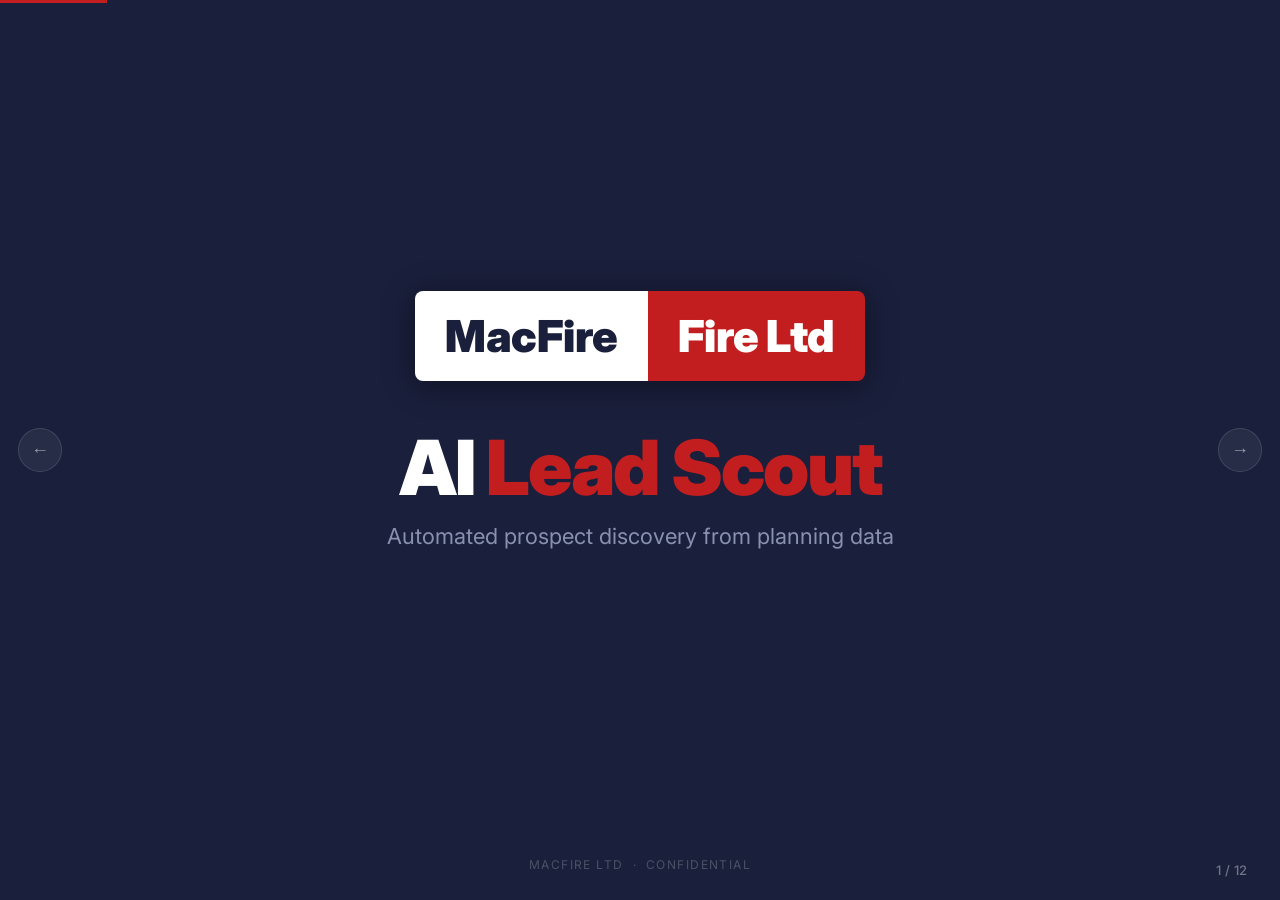
<file: macfire-ai-lead-scout-deck/index.html>
<!DOCTYPE html>
<html lang="en">
<head>
<meta charset="UTF-8">
<meta name="viewport" content="width=device-width, initial-scale=1.0">
<title>MacFire AI Lead Scout</title>
<link rel="preconnect" href="https://fonts.googleapis.com">
<link href="https://fonts.googleapis.com/css2?family=Inter:wght@300;400;500;600;700;800;900&display=swap" rel="stylesheet">
<style>
  *, *::before, *::after { box-sizing: border-box; margin: 0; padding: 0; }

  :root {
    --navy: #1A1F3C;
    --red: #C31E1F;
    --white: #ffffff;
    --light: #f4f5f9;
    --muted: #8a91b0;
    --green: #22c55e;
    --amber: #f59e0b;
    --font: 'Inter', -apple-system, BlinkMacSystemFont, 'Segoe UI', sans-serif;
  }

  html, body {
    width: 100%; height: 100%;
    background: #0e1127;
    font-family: var(--font);
    overflow: hidden;
  }

  .slide {
    position: fixed;
    inset: 0;
    display: flex;
    flex-direction: column;
    justify-content: center;
    align-items: center;
    padding: 60px 80px;
    opacity: 0;
    pointer-events: none;
    transition: opacity 0.45s ease;
    background: var(--navy);
    color: var(--white);
  }
  .slide.active {
    opacity: 1;
    pointer-events: all;
  }

  #counter {
    position: fixed;
    bottom: 22px;
    right: 32px;
    font-size: 13px;
    font-weight: 500;
    color: rgba(255,255,255,0.38);
    z-index: 999;
    letter-spacing: 0.04em;
  }

  .nav-btn {
    position: fixed;
    top: 50%;
    transform: translateY(-50%);
    background: rgba(255,255,255,0.06);
    border: 1px solid rgba(255,255,255,0.12);
    color: rgba(255,255,255,0.5);
    width: 44px; height: 44px;
    border-radius: 50%;
    font-size: 18px;
    cursor: pointer;
    display: flex; align-items: center; justify-content: center;
    transition: background 0.2s, color 0.2s;
    z-index: 998;
  }
  .nav-btn:hover { background: rgba(195,30,31,0.35); color: #fff; }
  #prev { left: 18px; }
  #next { right: 18px; }

  #progress {
    position: fixed;
    top: 0; left: 0;
    height: 3px;
    background: var(--red);
    transition: width 0.4s ease;
    z-index: 999;
  }

  .slide-title {
    font-size: clamp(28px, 4vw, 46px);
    font-weight: 800;
    color: var(--white);
    margin-bottom: 36px;
    text-align: center;
  }
  .slide-title span { color: var(--red); }
  .subtitle {
    font-size: clamp(14px, 1.8vw, 20px);
    color: var(--muted);
    text-align: center;
  }
  .note {
    margin-top: 24px;
    font-size: 13px;
    color: var(--muted);
    text-align: center;
    font-style: italic;
  }

  #s1 { background: var(--navy); }
  .logo-lockup {
    display: flex;
    align-items: stretch;
    border-radius: 8px;
    overflow: hidden;
    box-shadow: 0 4px 32px rgba(0,0,0,0.45);
    margin-bottom: 48px;
  }
  .logo-light {
    background: var(--white);
    color: var(--navy);
    font-size: clamp(28px, 4vw, 44px);
    font-weight: 900;
    padding: 18px 30px;
    letter-spacing: -0.5px;
  }
  .logo-dark {
    background: var(--red);
    color: var(--white);
    font-size: clamp(28px, 4vw, 44px);
    font-weight: 900;
    padding: 18px 30px;
    letter-spacing: -0.5px;
  }
  .s1-headline {
    font-size: clamp(40px, 6vw, 76px);
    font-weight: 900;
    letter-spacing: -2px;
    text-align: center;
    line-height: 1;
    margin-bottom: 18px;
  }
  .s1-headline em { font-style: normal; color: var(--red); }
  .s1-sub {
    font-size: clamp(15px, 2vw, 22px);
    color: var(--muted);
    text-align: center;
    margin-bottom: 60px;
  }
  .s1-footer {
    position: absolute;
    bottom: 28px;
    left: 0; right: 0;
    text-align: center;
    font-size: 12px;
    color: rgba(255,255,255,0.22);
    letter-spacing: 0.12em;
    text-transform: uppercase;
  }

  .cards-row {
    display: grid;
    grid-template-columns: repeat(3, 1fr);
    gap: 22px;
    width: 100%;
    max-width: 1050px;
  }
  .pain-card {
    background: rgba(255,255,255,0.05);
    border: 1px solid rgba(255,255,255,0.09);
    border-radius: 12px;
    padding: 28px 24px;
    position: relative;
  }
  .pain-card::before {
    content: '';
    display: block;
    width: 36px; height: 4px;
    background: var(--red);
    border-radius: 2px;
    margin-bottom: 18px;
  }
  .pain-card p { font-size: 15px; line-height: 1.65; color: rgba(255,255,255,0.82); }

  .flow-row {
    display: flex;
    align-items: center;
    gap: 0;
    width: 100%;
    max-width: 1060px;
    margin: 20px 0 32px;
    flex-wrap: nowrap;
  }
  .flow-step {
    display: flex;
    flex-direction: column;
    align-items: center;
    background: rgba(255,255,255,0.06);
    border: 1px solid rgba(255,255,255,0.1);
    border-radius: 12px;
    padding: 22px 18px;
    flex: 1;
    min-width: 0;
  }
  .flow-icon { font-size: 30px; margin-bottom: 10px; line-height: 1; }
  .flow-label { font-size: 13px; font-weight: 700; text-align: center; color: var(--white); letter-spacing: 0.02em; line-height: 1.3; }
  .flow-arrow { color: var(--red); font-size: 22px; flex-shrink: 0; padding: 0 6px; font-weight: 300; }

  .checklist {
    list-style: none;
    display: grid;
    grid-template-columns: 1fr 1fr;
    gap: 14px 40px;
    max-width: 820px;
    width: 100%;
    margin-bottom: 28px;
  }
  .checklist li { display: flex; align-items: flex-start; gap: 12px; font-size: 15.5px; line-height: 1.5; color: rgba(255,255,255,0.88); }
  .check-icon { color: var(--green); font-size: 17px; flex-shrink: 0; margin-top: 1px; }
  .bottom-note {
    font-size: 15px; font-weight: 600; text-align: center;
    padding: 14px 28px;
    border-radius: 8px;
    background: rgba(195,30,31,0.1);
    border: 1px solid rgba(195,30,31,0.3);
    color: rgba(255,255,255,0.7);
  }

  .data-table { width: 100%; max-width: 860px; border-collapse: collapse; font-size: 15px; }
  .data-table th { text-align: left; padding: 10px 20px; font-size: 11px; font-weight: 700; letter-spacing: 0.12em; text-transform: uppercase; color: var(--muted); border-bottom: 1px solid rgba(255,255,255,0.1); }
  .data-table td { padding: 14px 20px; border-bottom: 1px solid rgba(255,255,255,0.06); color: rgba(255,255,255,0.85); vertical-align: middle; }
  .data-table tr:last-child td { border-bottom: none; }
  .status-live { color: #22c55e; font-weight: 600; }
  .status-planned { color: var(--amber); font-weight: 600; }

  .two-col { display: grid; grid-template-columns: 1fr 1fr; gap: 28px; width: 100%; max-width: 900px; }
  .col-box { background: rgba(255,255,255,0.05); border: 1px solid rgba(255,255,255,0.1); border-radius: 14px; padding: 28px; }
  .col-box h3 { font-size: 13px; font-weight: 700; letter-spacing: 0.12em; text-transform: uppercase; margin-bottom: 18px; }
  .col-box.stage1 h3 { color: var(--muted); }
  .col-box.stage2 h3 { color: var(--red); }
  .col-box ul { list-style: none; display: flex; flex-direction: column; gap: 10px; }
  .col-box ul li { font-size: 14px; line-height: 1.5; color: rgba(255,255,255,0.8); padding-left: 18px; position: relative; }
  .col-box ul li::before { content: '\2013'; position: absolute; left: 0; color: var(--muted); }
  .cost-badge { display: inline-block; margin-top: 14px; background: rgba(34,197,94,0.15); border: 1px solid rgba(34,197,94,0.35); color: #4ade80; font-size: 12px; font-weight: 700; padding: 4px 10px; border-radius: 20px; }
  .cost-badge.amber { background: rgba(245,158,11,0.12); border-color: rgba(245,158,11,0.3); color: #fbbf24; }

  .lead-card { background: rgba(255,255,255,0.05); border: 1px solid rgba(255,255,255,0.12); border-radius: 14px; padding: 32px 36px; max-width: 700px; width: 100%; font-size: 14px; line-height: 1.6; }
  .lead-card-header { display: flex; justify-content: space-between; align-items: center; margin-bottom: 20px; padding-bottom: 16px; border-bottom: 1px solid rgba(255,255,255,0.1); }
  .lead-card-header .address { font-size: 16px; font-weight: 700; color: var(--white); }
  .score-badge { background: var(--red); color: #fff; font-size: 15px; font-weight: 800; padding: 6px 14px; border-radius: 8px; }
  .lead-row { display: flex; gap: 12px; margin-bottom: 8px; align-items: flex-start; }
  .lead-label { font-size: 11px; font-weight: 700; letter-spacing: 0.1em; text-transform: uppercase; color: var(--muted); min-width: 90px; padding-top: 2px; }
  .lead-value { color: rgba(255,255,255,0.88); }
  .flag-pill { display: inline-block; background: rgba(195,30,31,0.2); border: 1px solid rgba(195,30,31,0.4); color: #f87171; font-size: 11px; font-weight: 600; padding: 2px 9px; border-radius: 20px; margin-right: 5px; }
  .status-pill { display: inline-block; background: rgba(34,197,94,0.15); border: 1px solid rgba(34,197,94,0.35); color: #4ade80; font-size: 11px; font-weight: 700; padding: 2px 9px; border-radius: 20px; letter-spacing: 0.06em; text-transform: uppercase; }

  .schema-grid { display: grid; grid-template-columns: repeat(3, 1fr); gap: 22px; width: 100%; max-width: 1060px; }
  .schema-box { background: rgba(255,255,255,0.04); border: 1px solid rgba(255,255,255,0.1); border-radius: 12px; padding: 22px; font-family: 'Courier New', monospace; }
  .schema-box h4 { font-family: var(--font); font-size: 13px; font-weight: 700; letter-spacing: 0.06em; text-transform: uppercase; color: var(--red); margin-bottom: 14px; padding-bottom: 10px; border-bottom: 1px solid rgba(195,30,31,0.3); }
  .schema-box ul { list-style: none; display: flex; flex-direction: column; gap: 5px; }
  .schema-box ul li { font-size: 12px; color: rgba(255,255,255,0.65); line-height: 1.5; }
  .field-name { color: #93c5fd; font-weight: 600; }
  .field-type { color: rgba(255,255,255,0.3); font-size: 11px; }

  .cost-grid { display: grid; grid-template-columns: 1fr 1fr; gap: 20px; width: 100%; max-width: 740px; margin-bottom: 32px; }
  .cost-card { background: rgba(255,255,255,0.05); border: 1px solid rgba(255,255,255,0.1); border-radius: 14px; padding: 26px 24px; text-align: center; }
  .cost-card .service { font-size: 13px; font-weight: 600; letter-spacing: 0.06em; text-transform: uppercase; color: var(--muted); margin-bottom: 10px; }
  .cost-card .price { font-size: 26px; font-weight: 800; color: var(--white); line-height: 1; margin-bottom: 6px; }
  .cost-card .price-note { font-size: 12px; color: rgba(255,255,255,0.4); }
  .total-cost { font-size: clamp(28px, 4vw, 44px); font-weight: 900; color: var(--green); text-align: center; letter-spacing: -1px; }
  .total-label { font-size: 14px; color: var(--muted); text-align: center; margin-top: 4px; }

  .next-cols { display: grid; grid-template-columns: 1fr 1fr; gap: 28px; width: 100%; max-width: 860px; }
  .next-col h3 { font-size: 12px; font-weight: 800; letter-spacing: 0.14em; text-transform: uppercase; margin-bottom: 18px; }
  .next-col.immediate h3 { color: var(--red); }
  .next-col.soon h3 { color: var(--muted); }
  .next-col ul { list-style: none; display: flex; flex-direction: column; gap: 10px; }
  .next-col ul li { display: flex; align-items: flex-start; gap: 11px; font-size: 15px; color: rgba(255,255,255,0.82); line-height: 1.5; }
  .todo-box { width: 16px; height: 16px; border: 2px solid rgba(255,255,255,0.3); border-radius: 4px; flex-shrink: 0; margin-top: 3px; }

  .notion-layout { display: grid; grid-template-columns: 1fr auto 1fr; align-items: center; gap: 24px; width: 100%; max-width: 880px; margin-bottom: 28px; }
  .notion-box { background: rgba(255,255,255,0.05); border: 1px solid rgba(255,255,255,0.1); border-radius: 12px; padding: 22px; }
  .notion-box h4 { font-size: 12px; font-weight: 700; letter-spacing: 0.12em; text-transform: uppercase; color: var(--muted); margin-bottom: 12px; }
  .notion-box ul { list-style: none; display: flex; flex-direction: column; gap: 7px; }
  .notion-box ul li { font-size: 14px; color: rgba(255,255,255,0.75); padding-left: 14px; position: relative; }
  .notion-box ul li::before { content: '\2192'; position: absolute; left: 0; color: var(--red); font-size: 12px; top: 1px; }
  .migrate-arrow { display: flex; flex-direction: column; align-items: center; gap: 4px; color: var(--red); font-size: 28px; }
  .migrate-arrow span { font-size: 11px; font-weight: 600; color: var(--muted); letter-spacing: 0.08em; text-transform: uppercase; }

  #s12 { background: var(--navy); }
  .vision-flow { display: flex; align-items: center; gap: 0; width: 100%; max-width: 1040px; margin: 28px 0 40px; flex-wrap: nowrap; }
  .vision-step { display: flex; flex-direction: column; align-items: center; flex: 1; min-width: 0; }
  .vision-icon { font-size: 32px; margin-bottom: 8px; line-height: 1; }
  .vision-label { font-size: 12px; font-weight: 600; text-align: center; color: rgba(255,255,255,0.7); letter-spacing: 0.02em; line-height: 1.3; }
  .vision-arrow { color: var(--red); font-size: 18px; flex-shrink: 0; padding: 0 4px; margin-bottom: 20px; }
  .vision-quote { font-size: clamp(22px, 3.5vw, 38px); font-weight: 800; color: var(--white); text-align: center; letter-spacing: -0.5px; position: relative; padding: 0 40px; margin-bottom: 12px; }
  .vision-quote::before, .vision-quote::after { content: '\201C'; color: var(--red); font-size: 1.4em; line-height: 0; vertical-align: -0.25em; }
  .vision-quote::after { content: '\201D'; }
  .vision-quote::before { margin-right: 6px; }
  .vision-quote::after  { margin-left: 6px; }
  .s12-footer { position: absolute; bottom: 28px; left: 0; right: 0; text-align: center; font-size: 11px; color: rgba(255,255,255,0.2); letter-spacing: 0.1em; text-transform: uppercase; }

  .slide-accent-bar { position: absolute; top: 0; left: 0; right: 0; height: 4px; background: linear-gradient(90deg, var(--red) 0%, transparent 100%); }

  @media print {
    html, body { overflow: visible; }
    .nav-btn, #counter, #progress { display: none !important; }
    .slide { position: relative !important; opacity: 1 !important; pointer-events: all !important; page-break-after: always; break-after: page; display: flex !important; min-height: 100vh; }
  }
</style>
</head>
<body>

<div id="progress"></div>
<div id="counter">1 / 12</div>
<button class="nav-btn" id="prev" aria-label="Previous slide">&#8592;</button>
<button class="nav-btn" id="next" aria-label="Next slide">&#8594;</button>

<section class="slide active" id="s1">
  <div class="logo-lockup">
    <div class="logo-light">MacFire</div>
    <div class="logo-dark">Fire Ltd</div>
  </div>
  <div class="s1-headline">AI <em>Lead Scout</em></div>
  <div class="s1-sub">Automated prospect discovery from planning data</div>
  <div class="s1-footer">MacFire Ltd &nbsp;&middot;&nbsp; Confidential</div>
</section>

<section class="slide" id="s2">
  <div class="slide-accent-bar"></div>
  <div class="slide-title">Finding prospects <span>takes time</span></div>
  <div class="cards-row">
    <div class="pain-card"><p>Planning applications are published daily &mdash; but reading them manually is slow and unsustainable.</p></div>
    <div class="pain-card"><p>New buildings need fire protection from day one &mdash; but most contacts happen too late in the build process.</p></div>
    <div class="pain-card"><p>Competitors are watching the same data. Speed matters. First contact wins.</p></div>
  </div>
</section>

<section class="slide" id="s3">
  <div class="slide-accent-bar"></div>
  <div class="slide-title">An <span>automated</span> pipeline</div>
  <div class="flow-row">
    <div class="flow-step"><div class="flow-icon">&#127963;</div><div class="flow-label">Planning<br>Portals</div></div>
    <div class="flow-arrow">&rarr;</div>
    <div class="flow-step"><div class="flow-icon">&#9881;</div><div class="flow-label">Scraper</div></div>
    <div class="flow-arrow">&rarr;</div>
    <div class="flow-step"><div class="flow-icon">&#129302;</div><div class="flow-label">AI<br>Classifier</div></div>
    <div class="flow-arrow">&rarr;</div>
    <div class="flow-step"><div class="flow-icon">&#128452;</div><div class="flow-label">Supabase<br>DB</div></div>
    <div class="flow-arrow">&rarr;</div>
    <div class="flow-step"><div class="flow-icon">&#128231;</div><div class="flow-label">Weekly<br>Digest</div></div>
  </div>
  <div class="subtitle">Runs automatically every Monday via GitHub Actions.&nbsp; Zero servers.</div>
</section>

<section class="slide" id="s4">
  <div class="slide-accent-bar"></div>
  <div class="slide-title">Already <span>done</span></div>
  <ul class="checklist">
    <li><span class="check-icon">&#10003;</span><span><strong>TypeScript pipeline</strong> &mdash; runs with a single command</span></li>
    <li><span class="check-icon">&#10003;</span><span><strong>Idox scraper</strong> &mdash; pulls live Glasgow City Council applications</span></li>
    <li><span class="check-icon">&#10003;</span><span><strong>Dual-mode classifier</strong> &mdash; regex (free, instant) + AI for borderline cases</span></li>
    <li><span class="check-icon">&#10003;</span><span><strong>Supabase database</strong> &mdash; schema deployed, tables live</span></li>
    <li><span class="check-icon">&#10003;</span><span><strong>GitHub Actions workflow</strong> &mdash; weekly schedule + manual trigger</span></li>
    <li><span class="check-icon">&#10003;</span><span><strong>Email digest template</strong> &mdash; ready to activate when needed</span></li>
  </ul>
  <div class="bottom-note">Most of the hard work is done.</div>
</section>

<section class="slide" id="s5">
  <div class="slide-accent-bar"></div>
  <div class="slide-title">Where the data <span>comes from</span></div>
  <table class="data-table">
    <thead><tr><th>Source</th><th>Status</th><th>Notes</th></tr></thead>
    <tbody>
      <tr><td>Glasgow City Council (Idox)</td><td><span class="status-live">&#128994; Live</span></td><td>REST + HTML scraper</td></tr>
      <tr><td>East Renfrewshire CC</td><td><span class="status-planned">&#128993; Planned</span></td><td>Same Idox portal</td></tr>
      <tr><td>Other Idox councils</td><td><span class="status-planned">&#128993; Planned</span></td><td>Drop-in extension</td></tr>
      <tr><td>Companies House</td><td><span class="status-planned">&#128993; Planned</span></td><td>New incorporations signal</td></tr>
    </tbody>
  </table>
  <div class="note">Idox is used by 90%+ of Scottish councils &mdash; one scraper covers most of the market</div>
</section>

<section class="slide" id="s6">
  <div class="slide-accent-bar"></div>
  <div class="slide-title">How leads are <span>scored</span></div>
  <div class="two-col">
    <div class="col-box stage1">
      <h3>Stage 1 &mdash; Regex</h3>
      <ul>
        <li>Checks for: new-build, change-of-use, restaurant, hotel, pub, gym, cinema, warehouse</li>
        <li>Score: 0 &ndash; 100</li>
        <li>Runs on every application</li>
        <li>Instant, deterministic results</li>
      </ul>
      <span class="cost-badge">&pound;0 cost</span>
    </div>
    <div class="col-box stage2">
      <h3>Stage 2 &mdash; AI (optional)</h3>
      <ul>
        <li>Runs only for borderline cases (score 20&ndash;45)</li>
        <li>Model: configurable via <code style="color:#93c5fd;font-size:12px">AI_MODEL</code> env var</li>
        <li>Adds reasoning + confidence score</li>
        <li>Swappable &mdash; any API-compatible model</li>
      </ul>
      <span class="cost-badge amber">~pennies/week</span>
    </div>
  </div>
  <div class="note">Model is swappable via env var &mdash; can use free alternatives without touching code</div>
</section>

<section class="slide" id="s7">
  <div class="slide-accent-bar"></div>
  <div class="slide-title">Example <span>lead record</span></div>
  <div class="lead-card">
    <div class="lead-card-header">
      <div class="address">12 Argyle Street, Glasgow G2 8BH</div>
      <div class="score-badge">82 / 100</div>
    </div>
    <div class="lead-row"><div class="lead-label">Proposal</div><div class="lead-value">Change of use from retail unit to licensed restaurant and bar</div></div>
    <div class="lead-row"><div class="lead-label">Flags</div><div class="lead-value"><span class="flag-pill">change-of-use</span><span class="flag-pill">food-and-drink</span><span class="flag-pill">licensed-premises</span></div></div>
    <div class="lead-row"><div class="lead-label">Status</div><div class="lead-value"><span class="status-pill">new</span></div></div>
    <div class="lead-row"><div class="lead-label">Source</div><div class="lead-value">Glasgow City Council planning portal</div></div>
  </div>
  <div class="note">Stored in Supabase. Status moves: new &rarr; contacted &rarr; won / dead</div>
</section>

<section class="slide" id="s8">
  <div class="slide-accent-bar"></div>
  <div class="slide-title">Three tables. <span>Clean audit trail.</span></div>
  <div class="schema-grid">
    <div class="schema-box"><h4>pipeline_runs</h4><ul>
      <li><span class="field-name">id</span> <span class="field-type">uuid</span></li>
      <li><span class="field-name">created_at</span> <span class="field-type">timestamptz</span></li>
      <li><span class="field-name">source</span> <span class="field-type">text</span></li>
      <li><span class="field-name">council</span> <span class="field-type">text</span></li>
      <li><span class="field-name">records_fetched</span> <span class="field-type">int</span></li>
      <li><span class="field-name">records_classified</span> <span class="field-type">int</span></li>
      <li><span class="field-name">status</span> <span class="field-type">text</span></li>
      <li><span class="field-name">error_message</span> <span class="field-type">text?</span></li>
    </ul></div>
    <div class="schema-box"><h4>raw_applications</h4><ul>
      <li><span class="field-name">id</span> <span class="field-type">uuid</span></li>
      <li><span class="field-name">run_id</span> <span class="field-type">fk &rarr; pipeline_runs</span></li>
      <li><span class="field-name">source</span> <span class="field-type">text</span></li>
      <li><span class="field-name">council</span> <span class="field-type">text</span></li>
      <li><span class="field-name">reference</span> <span class="field-type">text</span></li>
      <li><span class="field-name">address</span> <span class="field-type">text</span></li>
      <li><span class="field-name">proposal</span> <span class="field-type">text</span></li>
      <li><span class="field-name">raw_data</span> <span class="field-type">jsonb</span></li>
    </ul></div>
    <div class="schema-box"><h4>leads</h4><ul>
      <li><span class="field-name">id</span> <span class="field-type">uuid</span></li>
      <li><span class="field-name">raw_application_id</span> <span class="field-type">fk</span></li>
      <li><span class="field-name">address</span> <span class="field-type">text</span></li>
      <li><span class="field-name">score</span> <span class="field-type">int</span></li>
      <li><span class="field-name">flags</span> <span class="field-type">text[]</span></li>
      <li><span class="field-name">confidence</span> <span class="field-type">float?</span></li>
      <li><span class="field-name">status</span> <span class="field-type">new/contacted/won/dead</span></li>
    </ul></div>
  </div>
  <div class="note">Full history preserved. Every lead traceable to its source run.</div>
</section>

<section class="slide" id="s9">
  <div class="slide-accent-bar"></div>
  <div class="slide-title">Near-zero cost <span>to run</span></div>
  <div class="cost-grid">
    <div class="cost-card"><div class="service">GitHub Actions</div><div class="price">Free</div><div class="price-note">2,000 min/month included</div></div>
    <div class="cost-card"><div class="service">Supabase</div><div class="price">Free</div><div class="price-note">500 MB &mdash; more than enough</div></div>
    <div class="cost-card"><div class="service">AI API</div><div class="price">~&pound;0&ndash;2</div><div class="price-note">per month, borderline cases only</div></div>
    <div class="cost-card"><div class="service">Email (Resend)</div><div class="price">Free</div><div class="price-note">3,000 emails/month included</div></div>
  </div>
  <div class="total-cost">Estimated total: &lt; &pound;2/month</div>
  <div class="total-label">and likely closer to zero</div>
</section>

<section class="slide" id="s10">
  <div class="slide-accent-bar"></div>
  <div class="slide-title"><span>Next</span> steps</div>
  <div class="next-cols">
    <div class="next-col immediate"><h3>Immediate</h3><ul>
      <li><div class="todo-box"></div>Add GitHub secrets (Supabase URL &amp; key)</li>
      <li><div class="todo-box"></div>Run first live test via Actions</li>
      <li><div class="todo-box"></div>Review leads in Supabase table</li>
      <li><div class="todo-box"></div>Decide on AI model preference</li>
    </ul></div>
    <div class="next-col soon"><h3>Soon</h3><ul>
      <li><div class="todo-box"></div>Add East Renfrewshire council</li>
      <li><div class="todo-box"></div>Companies House new-incorporation signal</li>
      <li><div class="todo-box"></div>Lead review dashboard (web UI)</li>
      <li><div class="todo-box"></div>Activate email digest to Dougie</li>
    </ul></div>
  </div>
</section>

<section class="slide" id="s11">
  <div class="slide-accent-bar"></div>
  <div class="slide-title">Moving existing data <span>to Supabase</span></div>
  <div class="notion-layout">
    <div class="notion-box"><h4>Currently in Notion</h4><ul>
      <li>Client history</li>
      <li>Contacts &amp; relationships</li>
      <li>Job notes</li>
      <li>Prospect records</li>
    </ul></div>
    <div class="migrate-arrow">&#8594;<span>Migrate</span></div>
    <div class="notion-box"><h4>Plan for Supabase</h4><ul>
      <li>Export from Notion &rarr; import to <code style="color:#93c5fd;font-size:12px">clients</code> table</li>
      <li>Link AI leads to existing client records</li>
      <li>Detect &ldquo;we already work with this company&rdquo;</li>
      <li>Single source of truth for all data</li>
    </ul></div>
  </div>
  <div class="note">Timeline: after first successful live pipeline run</div>
</section>

<section class="slide" id="s12">
  <div class="slide-title" style="margin-bottom:8px;">Every <span>Monday</span></div>
  <div class="vision-flow">
    <div class="vision-step"><div class="vision-icon">&#127963;</div><div class="vision-label">Pipeline<br>runs</div></div>
    <div class="vision-arrow">&rarr;</div>
    <div class="vision-step"><div class="vision-icon">&#129302;</div><div class="vision-label">Applications<br>scored</div></div>
    <div class="vision-arrow">&rarr;</div>
    <div class="vision-step"><div class="vision-icon">&#128203;</div><div class="vision-label">Leads in<br>dashboard</div></div>
    <div class="vision-arrow">&rarr;</div>
    <div class="vision-step"><div class="vision-icon">&#128222;</div><div class="vision-label">Dougie contacts<br>top 5</div></div>
    <div class="vision-arrow">&rarr;</div>
    <div class="vision-step"><div class="vision-icon">&#128176;</div><div class="vision-label">Won jobs<br>tracked</div></div>
  </div>
  <div class="vision-quote">Be the first call they receive.</div>
  <div class="s12-footer">MacFire Ltd AI Lead Scout &nbsp;&middot;&nbsp; Built on GitHub Actions + Supabase</div>
</section>

<script>
(function () {
  const slides = Array.from(document.querySelectorAll('.slide'));
  const total = slides.length;
  const counter = document.getElementById('counter');
  const progress = document.getElementById('progress');
  let current = 0;

  function show(index) {
    if (index < 0) index = 0;
    if (index >= total) index = total - 1;
    slides[current].classList.remove('active');
    current = index;
    slides[current].classList.add('active');
    counter.textContent = (current + 1) + ' / ' + total;
    progress.style.width = (((current + 1) / total) * 100) + '%';
  }

  function next() { show(current + 1); }
  function prev() { show(current - 1); }

  document.getElementById('next').addEventListener('click', next);
  document.getElementById('prev').addEventListener('click', prev);

  document.addEventListener('keydown', function (e) {
    if (e.key === 'ArrowRight' || e.key === 'ArrowDown' || e.key === ' ') { e.preventDefault(); next(); }
    if (e.key === 'ArrowLeft'  || e.key === 'ArrowUp')                    { e.preventDefault(); prev(); }
  });

  let touchStartX = 0;
  document.addEventListener('touchstart', function (e) { touchStartX = e.touches[0].clientX; }, { passive: true });
  document.addEventListener('touchend', function (e) {
    const dx = e.changedTouches[0].clientX - touchStartX;
    if (Math.abs(dx) > 40) { dx < 0 ? next() : prev(); }
  }, { passive: true });

  show(0);
}());
</script>
</body>
</html>
</file>
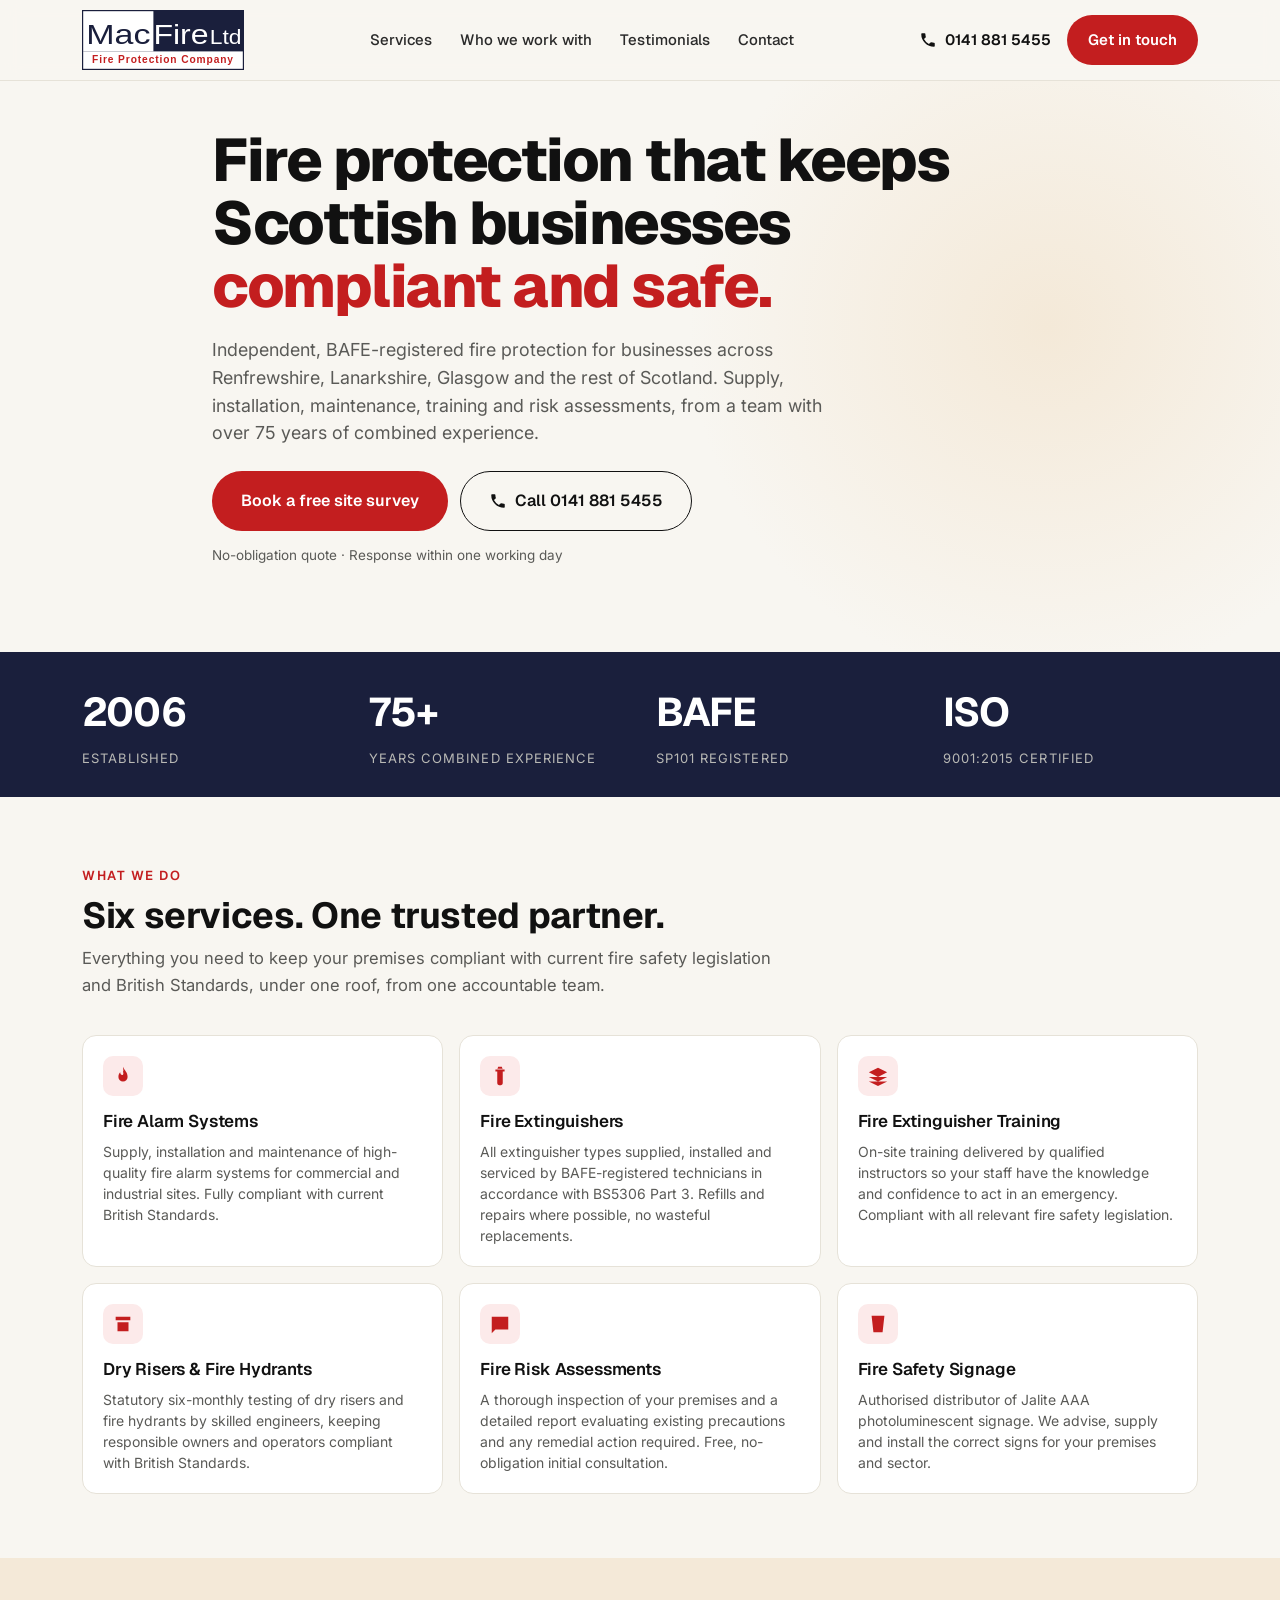
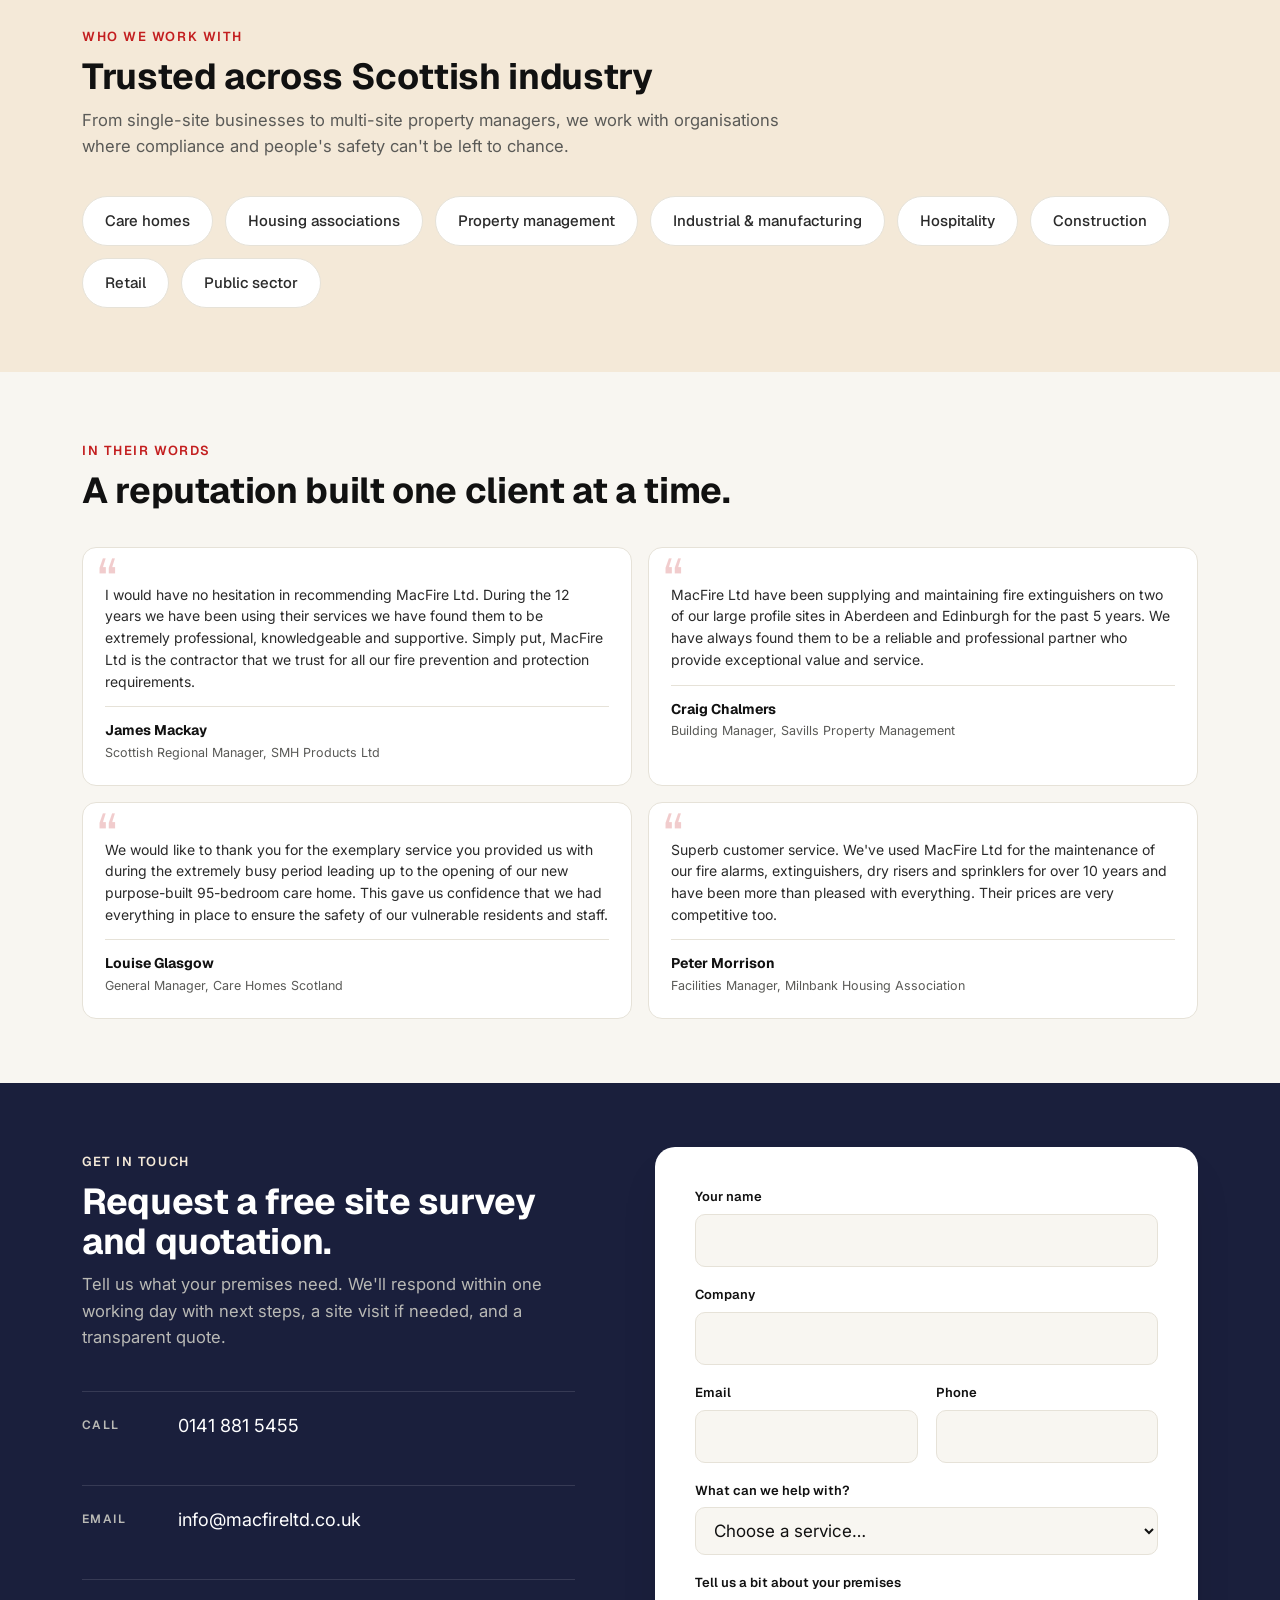
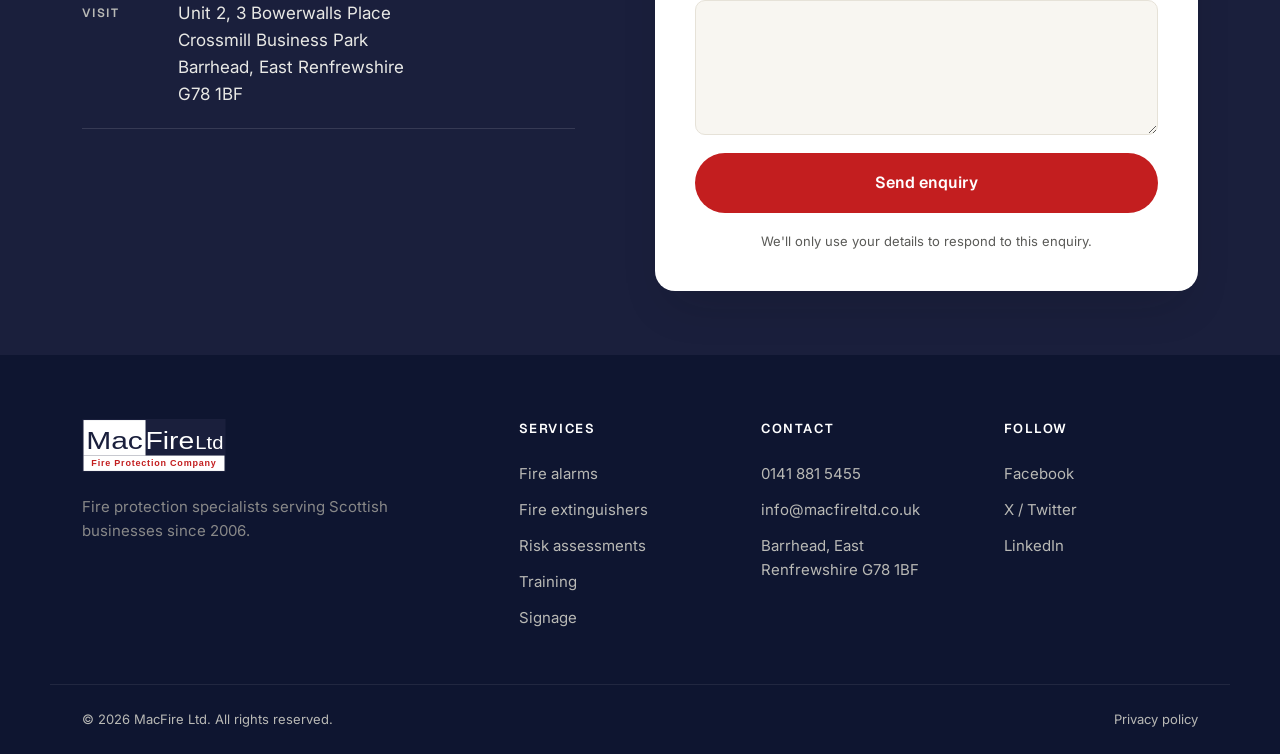
<file: macfire-website-demo/index.html>
<!doctype html>
<html lang="en-GB">
<head>
  <meta charset="utf-8">
  <meta name="viewport" content="width=device-width, initial-scale=1">

  <title>MacFire Ltd, Fire Protection Specialists, Scotland-wide</title>
  <meta name="description" content="BAFE-registered, ISO 9001:2015 certified fire protection for Scottish businesses. Fire alarms, extinguishers, risk assessments, signage and training across Renfrewshire, Lanarkshire, Glasgow and the rest of Scotland.">

  <meta property="og:title" content="MacFire Ltd, Fire Protection Specialists, Scotland-wide">
  <meta property="og:description" content="BAFE-registered, ISO 9001:2015 certified fire protection for Scottish businesses since 2006.">
  <meta property="og:type" content="website">
  <meta property="og:url" content="https://www.macfireltd.co.uk/">
  <meta name="twitter:card" content="summary_large_image">

  <link rel="canonical" href="https://www.macfireltd.co.uk/">

  <link rel="preconnect" href="https://fonts.googleapis.com">
  <link rel="preconnect" href="https://fonts.gstatic.com" crossorigin>
  <link href="https://fonts.googleapis.com/css2?family=Geist:wght@400;500;600;700;800&family=Inter:wght@400;500;600&family=Roboto:wght@900&display=swap" rel="stylesheet">

  <link rel="stylesheet" href="styles.css">

  <script type="application/ld+json">
  {
    "@context": "https://schema.org",
    "@type": "LocalBusiness",
    "name": "MacFire Ltd",
    "image": "https://www.macfireltd.co.uk/images/logo.png",
    "telephone": "+44 141 881 5455",
    "email": "info@macfireltd.co.uk",
    "address": {
      "@type": "PostalAddress",
      "streetAddress": "Unit 2, 3 Bowerwalls Place, Crossmill Business Park",
      "addressLocality": "Barrhead",
      "addressRegion": "East Renfrewshire",
      "postalCode": "G78 1BF",
      "addressCountry": "GB"
    },
    "areaServed": "Scotland",
    "foundingDate": "2006",
    "description": "Fire protection specialists. BAFE-registered and ISO 9001:2015 certified."
  }
  </script>
</head>
<body>

  <a href="#main" class="skip-link">Skip to main content</a>

  <header class="site-header" role="banner">
    <div class="container header-inner">
      <a href="#" class="logo" aria-label="MacFire Ltd, home">
        <svg viewBox="0 0 270 100" width="162" height="60" aria-hidden="true" focusable="false" xmlns="http://www.w3.org/2000/svg">
          <rect width="270" height="100" fill="#1A1F3C"/>
          <rect x="2" y="2" width="117" height="67" fill="#ffffff"/>
          <rect x="2" y="69" width="266" height="29" fill="#ffffff"/>
          <text x="7" y="57" font-family="Impact,'Arial Black',sans-serif" font-size="46" fill="#1A1F3C" textLength="107" lengthAdjust="spacingAndGlyphs">Mac</text>
          <text x="119" y="57" font-family="Impact,'Arial Black',sans-serif" font-size="46" fill="#ffffff" textLength="92" lengthAdjust="spacingAndGlyphs">Fire</text>
          <text x="213" y="57" font-family="Impact,'Arial Black',sans-serif" font-size="34" fill="#ffffff" textLength="53" lengthAdjust="spacingAndGlyphs">Ltd</text>
          <text x="135" y="83" text-anchor="middle" dominant-baseline="central" font-family="Arial,Helvetica,sans-serif" font-weight="bold" font-size="17" fill="#C31E1F" letter-spacing="1.5">Fire Protection Company</text>
        </svg>
      </a>

      <nav class="primary-nav" aria-label="Primary">
        <button class="nav-toggle" aria-expanded="false" aria-controls="nav-list">
          <span class="sr-only">Menu</span>
          <span class="nav-toggle-bar" aria-hidden="true"></span>
          <span class="nav-toggle-bar" aria-hidden="true"></span>
          <span class="nav-toggle-bar" aria-hidden="true"></span>
        </button>
        <ul id="nav-list" class="nav-list">
          <li><a href="#services">Services</a></li>
          <li><a href="#sectors">Who we work with</a></li>
          <li><a href="#testimonials">Testimonials</a></li>
          <li><a href="#contact">Contact</a></li>
        </ul>
      </nav>

      <div class="header-cta">
        <a href="tel:+441418815455" class="header-phone" aria-label="Call MacFire Ltd on 0141 881 5455">
          <svg viewBox="0 0 24 24" width="18" height="18" aria-hidden="true"><path fill="currentColor" d="M6.6 10.8a15.1 15.1 0 0 0 6.6 6.6l2.2-2.2a1 1 0 0 1 1-.25 11.4 11.4 0 0 0 3.6.58 1 1 0 0 1 1 1V20a1 1 0 0 1-1 1A17 17 0 0 1 3 4a1 1 0 0 1 1-1h3.5a1 1 0 0 1 1 1 11.4 11.4 0 0 0 .58 3.6 1 1 0 0 1-.25 1z"/></svg>
          0141 881 5455
        </a>
        <a href="#contact" class="btn btn-primary">Get in touch</a>
      </div>
    </div>
  </header>

  <main id="main">

    <section class="hero">
      <div class="container hero-inner">
        <h1 class="hero-headline">
          Fire protection that keeps Scottish businesses
          <span class="hero-emphasis">compliant and safe.</span>
        </h1>
        <p class="hero-sub">
          Independent, BAFE-registered fire protection for businesses across Renfrewshire, Lanarkshire, Glasgow and the rest of Scotland. Supply, installation, maintenance, training and risk assessments, from a team with over 75 years of combined experience.
        </p>
        <div class="hero-actions">
          <a href="#contact" class="btn btn-primary btn-large">Book a free site survey</a>
          <a href="tel:+441418815455" class="btn btn-ghost btn-large">
            <svg viewBox="0 0 24 24" width="18" height="18" aria-hidden="true"><path fill="currentColor" d="M6.6 10.8a15.1 15.1 0 0 0 6.6 6.6l2.2-2.2a1 1 0 0 1 1-.25 11.4 11.4 0 0 0 3.6.58 1 1 0 0 1 1 1V20a1 1 0 0 1-1 1A17 17 0 0 1 3 4a1 1 0 0 1 1-1h3.5a1 1 0 0 1 1 1 11.4 11.4 0 0 0 .58 3.6 1 1 0 0 1-.25 1z"/></svg>
            Call 0141 881 5455
          </a>
        </div>
        <p class="hero-meta">No-obligation quote &middot; Response within one working day</p>
      </div>
      <div class="hero-decoration" aria-hidden="true"></div>
    </section>

    <section class="trust-strip" aria-label="At a glance">
      <div class="container trust-grid">
        <div class="trust-item"><span class="trust-number" data-count="2006">2006</span><span class="trust-label">Established</span></div>
        <div class="trust-item"><span class="trust-number" data-count="75">75+</span><span class="trust-label">Years combined experience</span></div>
        <div class="trust-item"><span class="trust-number">BAFE</span><span class="trust-label">SP101 registered</span></div>
        <div class="trust-item"><span class="trust-number">ISO</span><span class="trust-label">9001:2015 certified</span></div>
      </div>
    </section>

    <section id="services" class="section">
      <div class="container">
        <header class="section-header">
          <p class="eyebrow">What we do</p>
          <h2 class="section-title">Six services. One trusted partner.</h2>
          <p class="section-lede">Everything you need to keep your premises compliant with current fire safety legislation and British Standards, under one roof, from one accountable team.</p>
        </header>

        <div class="service-grid">

          <article class="service-card">
            <div class="service-icon" aria-hidden="true">
              <svg viewBox="0 0 24 24" width="28" height="28"><path fill="currentColor" d="M12 2c1.5 4 5 6 5 11a5 5 0 0 1-10 0c0-2.5 1-4 2-5 0 2 1 3 2 3s2-1 1-4c1 0 0-3 0-5z"/></svg>
            </div>
            <h3>Fire Alarm Systems</h3>
            <p>Supply, installation and maintenance of high-quality fire alarm systems for commercial and industrial sites. Fully compliant with current British Standards.</p>
          </article>

          <article class="service-card">
            <div class="service-icon" aria-hidden="true">
              <svg viewBox="0 0 24 24" width="28" height="28"><path fill="currentColor" d="M10 2h4l1 3h2v2h-2v13a2 2 0 0 1-2 2h-2a2 2 0 0 1-2-2V7H7V5h2zM9 5h6V4H9z"/></svg>
            </div>
            <h3>Fire Extinguishers</h3>
            <p>All extinguisher types supplied, installed and serviced by BAFE-registered technicians in accordance with BS5306 Part 3. Refills and repairs where possible, no wasteful replacements.</p>
          </article>

          <article class="service-card">
            <div class="service-icon" aria-hidden="true">
              <svg viewBox="0 0 24 24" width="28" height="28"><path fill="currentColor" d="M12 3 2 8l10 5 10-5zM2 13l10 5 10-5M2 18l10 5 10-5"/></svg>
            </div>
            <h3>Fire Extinguisher Training</h3>
            <p>On-site training delivered by qualified instructors so your staff have the knowledge and confidence to act in an emergency. Compliant with all relevant fire safety legislation.</p>
          </article>

          <article class="service-card">
            <div class="service-icon" aria-hidden="true">
              <svg viewBox="0 0 24 24" width="28" height="28"><path fill="currentColor" d="M4 4h16v4H4zM6 10h12v10H6zm3 3v4m6-4v4"/></svg>
            </div>
            <h3>Dry Risers &amp; Fire Hydrants</h3>
            <p>Statutory six-monthly testing of dry risers and fire hydrants by skilled engineers, keeping responsible owners and operators compliant with British Standards.</p>
          </article>

          <article class="service-card">
            <div class="service-icon" aria-hidden="true">
              <svg viewBox="0 0 24 24" width="28" height="28"><path fill="currentColor" d="M3 4h18v14H7l-4 4zM7 9h10M7 13h7"/></svg>
            </div>
            <h3>Fire Risk Assessments</h3>
            <p>A thorough inspection of your premises and a detailed report evaluating existing precautions and any remedial action required. Free, no-obligation initial consultation.</p>
          </article>

          <article class="service-card">
            <div class="service-icon" aria-hidden="true">
              <svg viewBox="0 0 24 24" width="28" height="28"><path fill="currentColor" d="M5 3h14l-2 18H7zM9 8h6M9 12h6M9 16h4"/></svg>
            </div>
            <h3>Fire Safety Signage</h3>
            <p>Authorised distributor of Jalite AAA photoluminescent signage. We advise, supply and install the correct signs for your premises and sector.</p>
          </article>

        </div>
      </div>
    </section>

    <section id="sectors" class="section section-tint">
      <div class="container">
        <header class="section-header">
          <p class="eyebrow">Who we work with</p>
          <h2 class="section-title">Trusted across Scottish industry</h2>
          <p class="section-lede">From single-site businesses to multi-site property managers, we work with organisations where compliance and people's safety can't be left to chance.</p>
        </header>

        <ul class="sector-grid" role="list">
          <li class="sector-pill">Care homes</li>
          <li class="sector-pill">Housing associations</li>
          <li class="sector-pill">Property management</li>
          <li class="sector-pill">Industrial &amp; manufacturing</li>
          <li class="sector-pill">Hospitality</li>
          <li class="sector-pill">Construction</li>
          <li class="sector-pill">Retail</li>
          <li class="sector-pill">Public sector</li>
        </ul>
      </div>
    </section>

    <section id="testimonials" class="section">
      <div class="container">
        <header class="section-header">
          <p class="eyebrow">In their words</p>
          <h2 class="section-title">A reputation built one client at a time.</h2>
        </header>

        <div class="testimonial-grid">

          <figure class="testimonial">
            <blockquote>
              <p>I would have no hesitation in recommending MacFire Ltd. During the 12 years we have been using their services we have found them to be extremely professional, knowledgeable and supportive. Simply put, MacFire Ltd is the contractor that we trust for all our fire prevention and protection requirements.</p>
            </blockquote>
            <figcaption>
              <strong>James Mackay</strong>
              <span>Scottish Regional Manager, SMH Products Ltd</span>
            </figcaption>
          </figure>

          <figure class="testimonial">
            <blockquote>
              <p>MacFire Ltd have been supplying and maintaining fire extinguishers on two of our large profile sites in Aberdeen and Edinburgh for the past 5 years. We have always found them to be a reliable and professional partner who provide exceptional value and service.</p>
            </blockquote>
            <figcaption>
              <strong>Craig Chalmers</strong>
              <span>Building Manager, Savills Property Management</span>
            </figcaption>
          </figure>

          <figure class="testimonial">
            <blockquote>
              <p>We would like to thank you for the exemplary service you provided us with during the extremely busy period leading up to the opening of our new purpose-built 95-bedroom care home. This gave us confidence that we had everything in place to ensure the safety of our vulnerable residents and staff.</p>
            </blockquote>
            <figcaption>
              <strong>Louise Glasgow</strong>
              <span>General Manager, Care Homes Scotland</span>
            </figcaption>
          </figure>

          <figure class="testimonial">
            <blockquote>
              <p>Superb customer service. We've used MacFire Ltd for the maintenance of our fire alarms, extinguishers, dry risers and sprinklers for over 10 years and have been more than pleased with everything. Their prices are very competitive too.</p>
            </blockquote>
            <figcaption>
              <strong>Peter Morrison</strong>
              <span>Facilities Manager, Milnbank Housing Association</span>
            </figcaption>
          </figure>

        </div>
      </div>
    </section>

    <section id="contact" class="section section-dark">
      <div class="container contact-layout">

        <div class="contact-intro">
          <p class="eyebrow eyebrow-light">Get in touch</p>
          <h2 class="section-title section-title-light">Request a free site survey and quotation.</h2>
          <p class="section-lede section-lede-light">Tell us what your premises need. We'll respond within one working day with next steps, a site visit if needed, and a transparent quote.</p>

          <ul class="contact-details" role="list">
            <li>
              <span class="contact-label">Call</span>
              <a href="tel:+441418815455">0141 881 5455</a>
            </li>
            <li>
              <span class="contact-label">Email</span>
              <a href="mailto:info@macfireltd.co.uk">info@macfireltd.co.uk</a>
            </li>
            <li>
              <span class="contact-label">Visit</span>
              <address>
                Unit 2, 3 Bowerwalls Place<br>
                Crossmill Business Park<br>
                Barrhead, East Renfrewshire<br>
                G78 1BF
              </address>
            </li>
          </ul>
        </div>

        <form class="contact-form" novalidate>
          <div class="field">
            <label for="f-name">Your name</label>
            <input id="f-name" name="name" type="text" autocomplete="name" required>
          </div>
          <div class="field">
            <label for="f-company">Company</label>
            <input id="f-company" name="company" type="text" autocomplete="organization">
          </div>
          <div class="field-row">
            <div class="field">
              <label for="f-email">Email</label>
              <input id="f-email" name="email" type="email" autocomplete="email" required>
            </div>
            <div class="field">
              <label for="f-phone">Phone</label>
              <input id="f-phone" name="phone" type="tel" autocomplete="tel">
            </div>
          </div>
          <div class="field">
            <label for="f-service">What can we help with?</label>
            <select id="f-service" name="service">
              <option value="">Choose a service&#8230;</option>
              <option>Fire alarm supply / installation / maintenance</option>
              <option>Fire extinguishers</option>
              <option>Fire extinguisher training</option>
              <option>Dry riser / fire hydrant testing</option>
              <option>Fire risk assessment</option>
              <option>Fire safety signage</option>
              <option>Something else</option>
            </select>
          </div>
          <div class="field">
            <label for="f-message">Tell us a bit about your premises</label>
            <textarea id="f-message" name="message" rows="4"></textarea>
          </div>
          <button type="submit" class="btn btn-primary btn-large btn-block">Send enquiry</button>
          <p class="form-meta">We'll only use your details to respond to this enquiry.</p>
          <p class="form-success" role="status" hidden>Thanks, we've got your enquiry and will be in touch within one working day.</p>
        </form>

      </div>
    </section>

  </main>

  <footer class="site-footer" role="contentinfo">
    <div class="container footer-grid">
      <div>
        <a href="#" class="logo logo-footer" aria-label="MacFire Ltd, home">
          <svg viewBox="0 0 270 100" width="144" height="53" aria-hidden="true" focusable="false" xmlns="http://www.w3.org/2000/svg">
            <rect width="270" height="100" fill="#1A1F3C"/>
            <rect x="2" y="2" width="117" height="67" fill="#ffffff"/>
            <rect x="2" y="69" width="266" height="29" fill="#ffffff"/>
            <text x="7" y="57" font-family="Impact,'Arial Black',sans-serif" font-size="46" fill="#1A1F3C" textLength="107" lengthAdjust="spacingAndGlyphs">Mac</text>
            <text x="119" y="57" font-family="Impact,'Arial Black',sans-serif" font-size="46" fill="#ffffff" textLength="92" lengthAdjust="spacingAndGlyphs">Fire</text>
            <text x="213" y="57" font-family="Impact,'Arial Black',sans-serif" font-size="34" fill="#ffffff" textLength="53" lengthAdjust="spacingAndGlyphs">Ltd</text>
            <text x="135" y="83" text-anchor="middle" dominant-baseline="central" font-family="Arial,Helvetica,sans-serif" font-weight="bold" font-size="17" fill="#C31E1F" letter-spacing="1.5">Fire Protection Company</text>
          </svg>
        </a>
        <p class="footer-tag">Fire protection specialists serving Scottish businesses since 2006.</p>
      </div>

      <div>
        <h4 class="footer-h">Services</h4>
        <ul>
          <li><a href="#services">Fire alarms</a></li>
          <li><a href="#services">Fire extinguishers</a></li>
          <li><a href="#services">Risk assessments</a></li>
          <li><a href="#services">Training</a></li>
          <li><a href="#services">Signage</a></li>
        </ul>
      </div>

      <div>
        <h4 class="footer-h">Contact</h4>
        <ul>
          <li><a href="tel:+441418815455">0141 881 5455</a></li>
          <li><a href="mailto:info@macfireltd.co.uk">info@macfireltd.co.uk</a></li>
          <li>Barrhead, East Renfrewshire G78 1BF</li>
        </ul>
      </div>

      <div>
        <h4 class="footer-h">Follow</h4>
        <ul class="footer-social">
          <li><a href="https://www.facebook.com/MacFireLtd/" target="_blank" rel="noopener">Facebook</a></li>
          <li><a href="https://twitter.com/macfire_ltd" target="_blank" rel="noopener">X / Twitter</a></li>
          <li><a href="https://www.linkedin.com/" target="_blank" rel="noopener">LinkedIn</a></li>
        </ul>
      </div>
    </div>

    <div class="container footer-bottom">
      <p>&copy; <span id="year"></span> MacFire Ltd. All rights reserved.</p>
      <p><a href="#">Privacy policy</a></p>
    </div>
  </footer>

  <script src="script.js"></script>
</body>
</html>
</file>
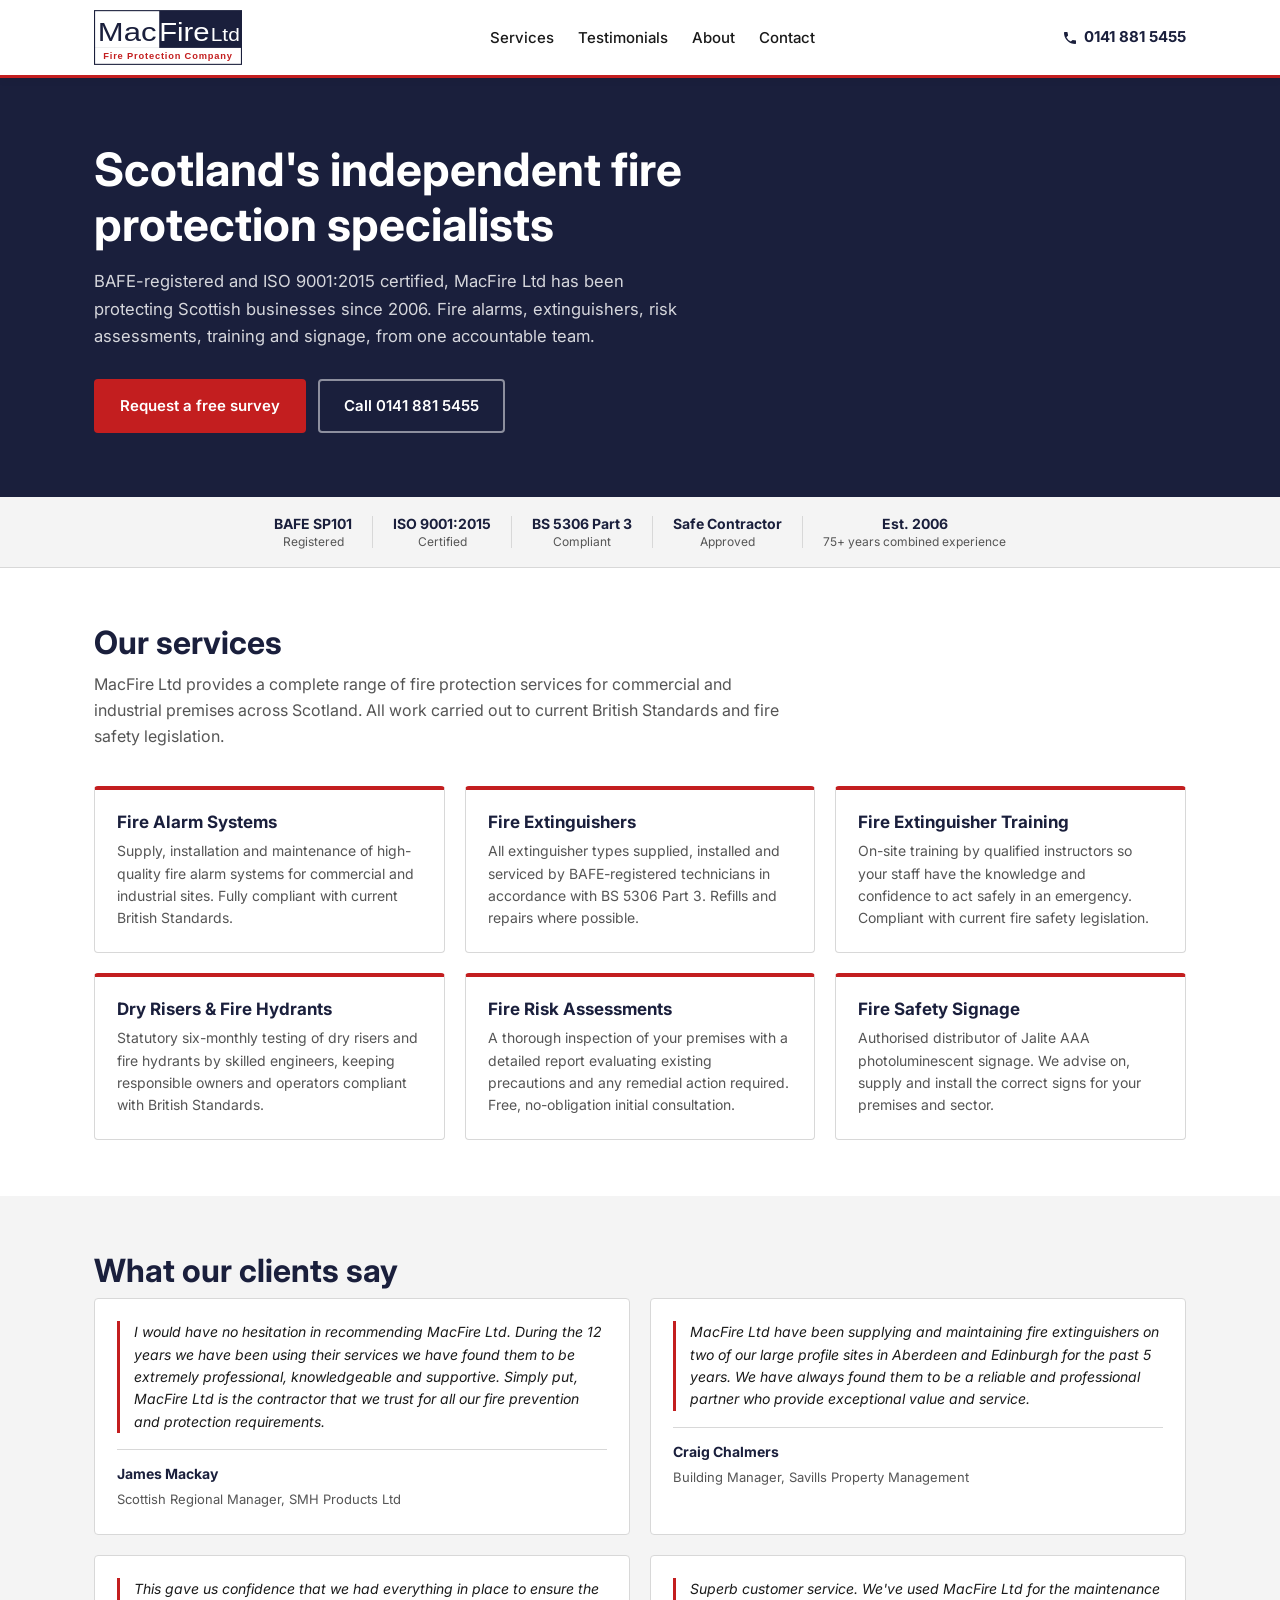
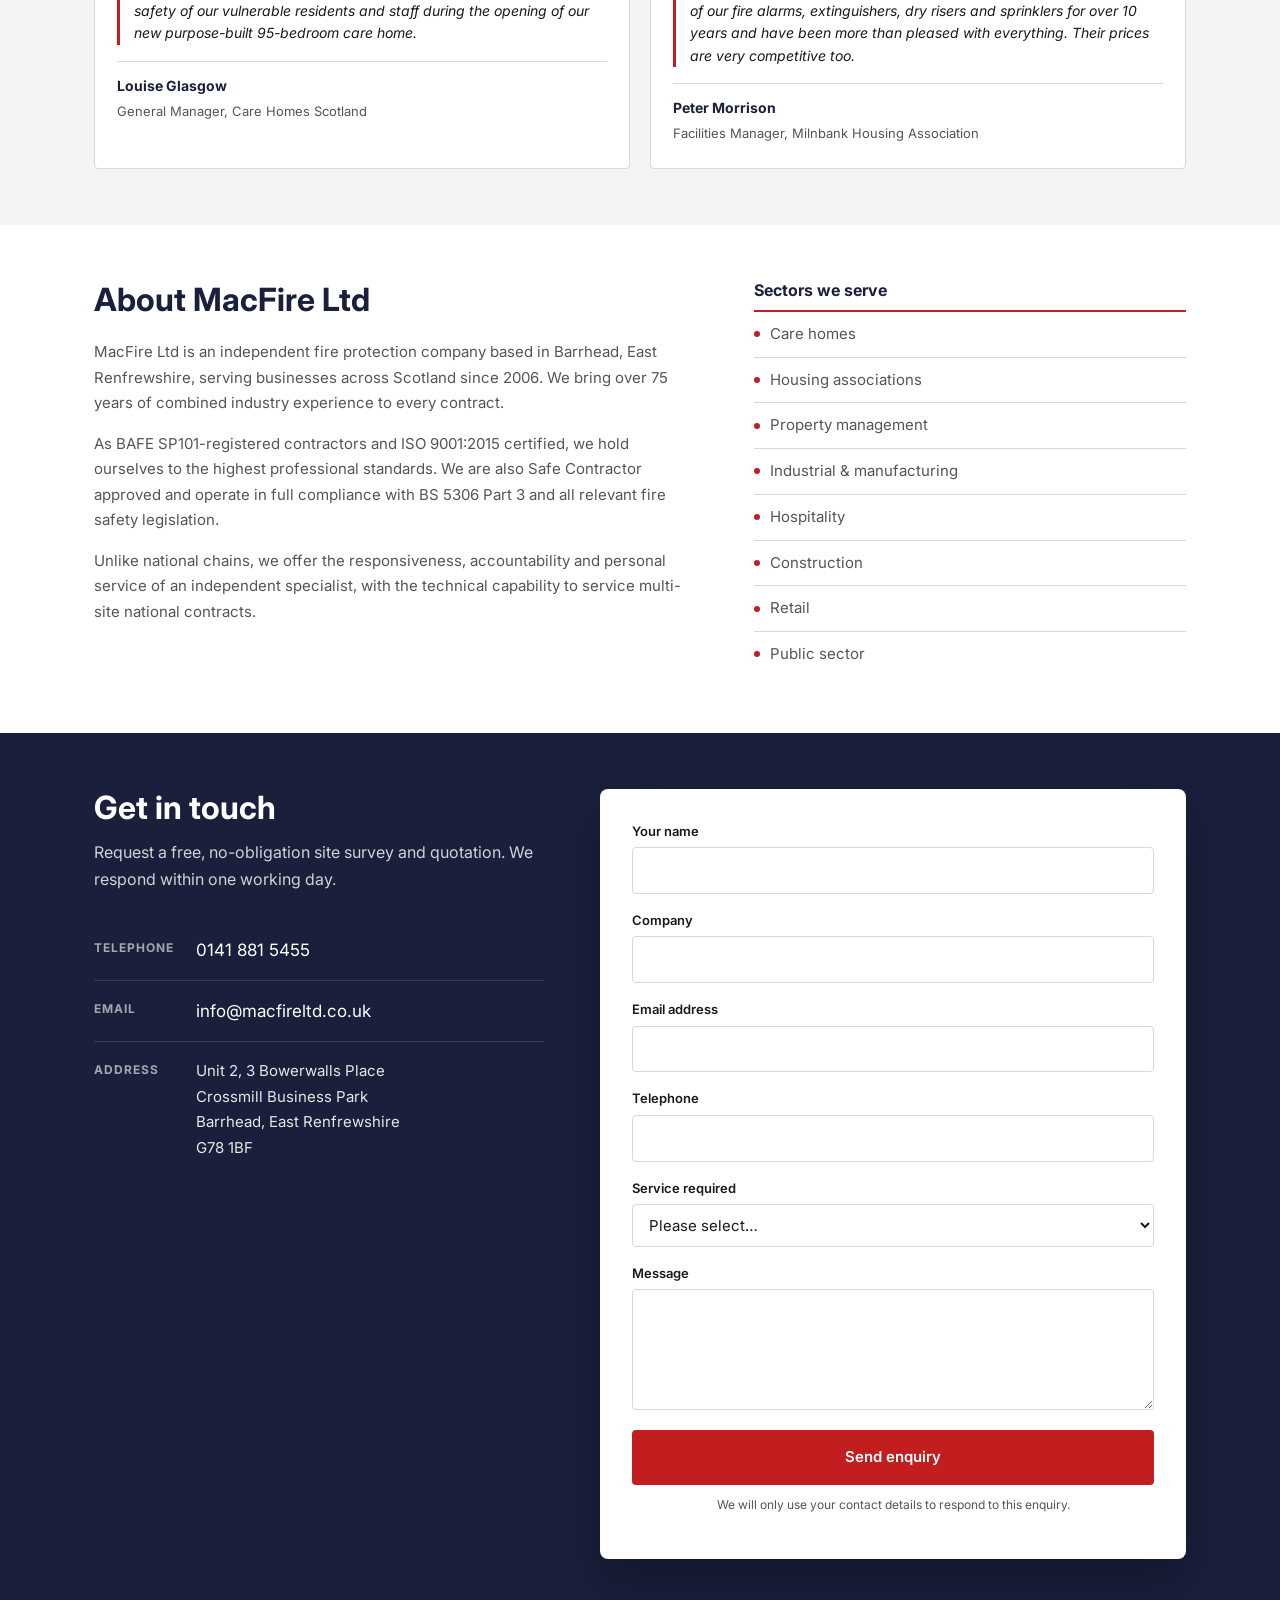
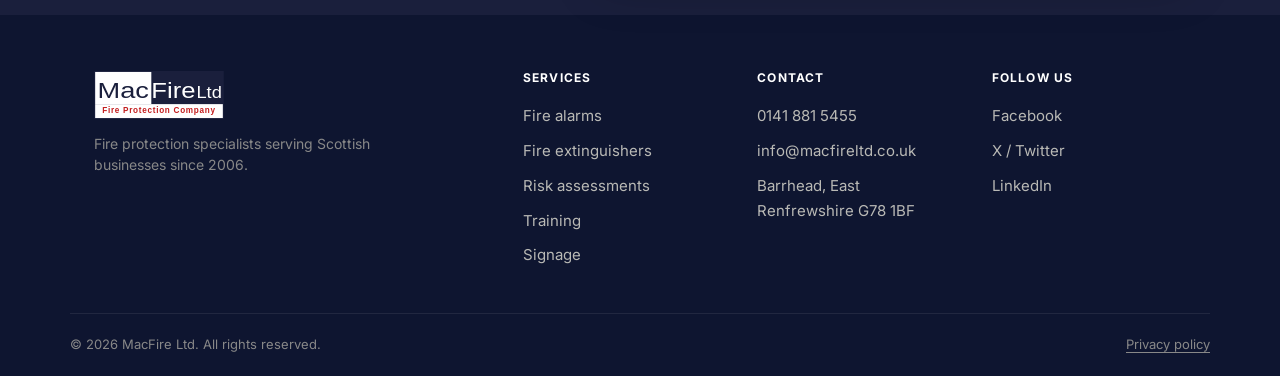
<file: macfire-website-minimal/index.html>
<!doctype html>
<html lang="en-GB">
<head>
  <meta charset="utf-8">
  <meta name="viewport" content="width=device-width, initial-scale=1">
  <title>MacFire Ltd | Fire Protection Specialists | Scotland</title>
  <meta name="description" content="BAFE-registered fire protection for Scottish businesses. Fire alarms, extinguishers, risk assessments, training and signage across Renfrewshire, Lanarkshire, Glasgow and Scotland.">

  <meta property="og:title" content="MacFire Ltd | Fire Protection Specialists | Scotland">
  <meta property="og:description" content="BAFE-registered fire protection for Scottish businesses since 2006.">
  <meta property="og:type" content="website">
  <meta property="og:url" content="https://www.macfireltd.co.uk/">

  <link rel="canonical" href="https://www.macfireltd.co.uk/">

  <link rel="preconnect" href="https://fonts.googleapis.com">
  <link rel="preconnect" href="https://fonts.gstatic.com" crossorigin>
  <link href="https://fonts.googleapis.com/css2?family=Inter:wght@400;500;600;700&family=Roboto:wght@900&display=swap" rel="stylesheet">

  <link rel="stylesheet" href="styles.css">

  <script type="application/ld+json">
  {
    "@context": "https://schema.org",
    "@type": "LocalBusiness",
    "name": "MacFire Ltd",
    "telephone": "+44 141 881 5455",
    "email": "info@macfireltd.co.uk",
    "address": {
      "@type": "PostalAddress",
      "streetAddress": "Unit 2, 3 Bowerwalls Place, Crossmill Business Park",
      "addressLocality": "Barrhead",
      "addressRegion": "East Renfrewshire",
      "postalCode": "G78 1BF",
      "addressCountry": "GB"
    },
    "areaServed": "Scotland",
    "foundingDate": "2006",
    "description": "Independent fire protection specialists. BAFE SP101-registered and ISO 9001:2015 certified."
  }
  </script>
</head>
<body>

  <a href="#main" class="skip-nav">Skip to main content</a>

  <header class="site-header">
    <div class="container header-inner">

      <a href="#" class="logo-link" aria-label="MacFire Ltd, home">
        <svg viewBox="0 0 270 100" width="148" height="55" aria-hidden="true" focusable="false" xmlns="http://www.w3.org/2000/svg">
          <rect width="270" height="100" fill="#1A1F3C"/>
          <rect x="2" y="2" width="117" height="67" fill="#ffffff"/>
          <rect x="2" y="69" width="266" height="29" fill="#ffffff"/>
          <text x="7" y="57" font-family="Impact,'Arial Black',sans-serif" font-size="46" fill="#1A1F3C" textLength="107" lengthAdjust="spacingAndGlyphs">Mac</text>
          <text x="119" y="57" font-family="Impact,'Arial Black',sans-serif" font-size="46" fill="#ffffff" textLength="92" lengthAdjust="spacingAndGlyphs">Fire</text>
          <text x="213" y="57" font-family="Impact,'Arial Black',sans-serif" font-size="34" fill="#ffffff" textLength="53" lengthAdjust="spacingAndGlyphs">Ltd</text>
          <text x="135" y="83" text-anchor="middle" dominant-baseline="central" font-family="Arial,Helvetica,sans-serif" font-weight="bold" font-size="17" fill="#C31E1F" letter-spacing="1.5">Fire Protection Company</text>
        </svg>
      </a>

      <nav class="site-nav" aria-label="Main navigation">
        <button class="nav-toggle" aria-expanded="false" aria-controls="nav-menu">
          <span class="sr-only">Open menu</span>
          <span aria-hidden="true">&#9776;</span>
        </button>
        <ul id="nav-menu" role="list">
          <li><a href="#services">Services</a></li>
          <li><a href="#testimonials">Testimonials</a></li>
          <li><a href="#about">About</a></li>
          <li><a href="#contact">Contact</a></li>
        </ul>
      </nav>

      <a href="tel:+441418815455" class="header-phone" aria-label="Call MacFire Ltd on 0141 881 5455">
        <svg viewBox="0 0 24 24" width="16" height="16" aria-hidden="true"><path fill="currentColor" d="M6.6 10.8a15.1 15.1 0 0 0 6.6 6.6l2.2-2.2a1 1 0 0 1 1-.25 11.4 11.4 0 0 0 3.6.58 1 1 0 0 1 1 1V20a1 1 0 0 1-1 1A17 17 0 0 1 3 4a1 1 0 0 1 1-1h3.5a1 1 0 0 1 1 1 11.4 11.4 0 0 0 .58 3.6 1 1 0 0 1-.25 1z"/></svg>
        0141 881 5455
      </a>

    </div>
  </header>

  <main id="main">

    <section class="hero" aria-labelledby="hero-heading">
      <div class="container">
        <h1 id="hero-heading">Scotland's independent fire protection specialists</h1>
        <p>BAFE-registered and ISO 9001:2015 certified, MacFire Ltd has been protecting Scottish businesses since 2006. Fire alarms, extinguishers, risk assessments, training and signage, from one accountable team.</p>
        <div class="hero-ctas">
          <a href="#contact" class="btn btn-primary">Request a free survey</a>
          <a href="tel:+441418815455" class="btn btn-outline">Call 0141 881 5455</a>
        </div>
      </div>
    </section>

    <div class="accred-bar" aria-label="Accreditations">
      <div class="container accred-grid">
        <div class="accred-item"><strong>BAFE SP101</strong><span>Registered</span></div>
        <div class="accred-divider" aria-hidden="true"></div>
        <div class="accred-item"><strong>ISO 9001:2015</strong><span>Certified</span></div>
        <div class="accred-divider" aria-hidden="true"></div>
        <div class="accred-item"><strong>BS 5306 Part 3</strong><span>Compliant</span></div>
        <div class="accred-divider" aria-hidden="true"></div>
        <div class="accred-item"><strong>Safe Contractor</strong><span>Approved</span></div>
        <div class="accred-divider" aria-hidden="true"></div>
        <div class="accred-item"><strong>Est. 2006</strong><span>75+ years combined experience</span></div>
      </div>
    </div>

    <section id="services" class="section" aria-labelledby="services-heading">
      <div class="container">
        <h2 id="services-heading">Our services</h2>
        <p class="section-intro">MacFire Ltd provides a complete range of fire protection services for commercial and industrial premises across Scotland. All work carried out to current British Standards and fire safety legislation.</p>
        <div class="services-grid">

          <article class="service-card">
            <h3>Fire Alarm Systems</h3>
            <p>Supply, installation and maintenance of high-quality fire alarm systems for commercial and industrial sites. Fully compliant with current British Standards.</p>
          </article>

          <article class="service-card">
            <h3>Fire Extinguishers</h3>
            <p>All extinguisher types supplied, installed and serviced by BAFE-registered technicians in accordance with BS 5306 Part 3. Refills and repairs where possible.</p>
          </article>

          <article class="service-card">
            <h3>Fire Extinguisher Training</h3>
            <p>On-site training by qualified instructors so your staff have the knowledge and confidence to act safely in an emergency. Compliant with current fire safety legislation.</p>
          </article>

          <article class="service-card">
            <h3>Dry Risers &amp; Fire Hydrants</h3>
            <p>Statutory six-monthly testing of dry risers and fire hydrants by skilled engineers, keeping responsible owners and operators compliant with British Standards.</p>
          </article>

          <article class="service-card">
            <h3>Fire Risk Assessments</h3>
            <p>A thorough inspection of your premises with a detailed report evaluating existing precautions and any remedial action required. Free, no-obligation initial consultation.</p>
          </article>

          <article class="service-card">
            <h3>Fire Safety Signage</h3>
            <p>Authorised distributor of Jalite AAA photoluminescent signage. We advise on, supply and install the correct signs for your premises and sector.</p>
          </article>

        </div>
      </div>
    </section>

    <section id="testimonials" class="section bg-grey" aria-labelledby="testimonials-heading">
      <div class="container">
        <h2 id="testimonials-heading">What our clients say</h2>
        <div class="testimonials-grid">

          <figure class="testimonial">
            <blockquote>
              <p>I would have no hesitation in recommending MacFire Ltd. During the 12 years we have been using their services we have found them to be extremely professional, knowledgeable and supportive. Simply put, MacFire Ltd is the contractor that we trust for all our fire prevention and protection requirements.</p>
            </blockquote>
            <figcaption>
              <strong>James Mackay</strong>
              <span>Scottish Regional Manager, SMH Products Ltd</span>
            </figcaption>
          </figure>

          <figure class="testimonial">
            <blockquote>
              <p>MacFire Ltd have been supplying and maintaining fire extinguishers on two of our large profile sites in Aberdeen and Edinburgh for the past 5 years. We have always found them to be a reliable and professional partner who provide exceptional value and service.</p>
            </blockquote>
            <figcaption>
              <strong>Craig Chalmers</strong>
              <span>Building Manager, Savills Property Management</span>
            </figcaption>
          </figure>

          <figure class="testimonial">
            <blockquote>
              <p>This gave us confidence that we had everything in place to ensure the safety of our vulnerable residents and staff during the opening of our new purpose-built 95-bedroom care home.</p>
            </blockquote>
            <figcaption>
              <strong>Louise Glasgow</strong>
              <span>General Manager, Care Homes Scotland</span>
            </figcaption>
          </figure>

          <figure class="testimonial">
            <blockquote>
              <p>Superb customer service. We've used MacFire Ltd for the maintenance of our fire alarms, extinguishers, dry risers and sprinklers for over 10 years and have been more than pleased with everything. Their prices are very competitive too.</p>
            </blockquote>
            <figcaption>
              <strong>Peter Morrison</strong>
              <span>Facilities Manager, Milnbank Housing Association</span>
            </figcaption>
          </figure>

        </div>
      </div>
    </section>

    <section id="about" class="section" aria-labelledby="about-heading">
      <div class="container about-layout">
        <div>
          <h2 id="about-heading">About MacFire Ltd</h2>
          <p>MacFire Ltd is an independent fire protection company based in Barrhead, East Renfrewshire, serving businesses across Scotland since 2006. We bring over 75 years of combined industry experience to every contract.</p>
          <p>As BAFE SP101-registered contractors and ISO 9001:2015 certified, we hold ourselves to the highest professional standards. We are also Safe Contractor approved and operate in full compliance with BS 5306 Part 3 and all relevant fire safety legislation.</p>
          <p>Unlike national chains, we offer the responsiveness, accountability and personal service of an independent specialist, with the technical capability to service multi-site national contracts.</p>
        </div>
        <div>
          <div class="sectors">
            <h3>Sectors we serve</h3>
            <ul>
              <li>Care homes</li>
              <li>Housing associations</li>
              <li>Property management</li>
              <li>Industrial &amp; manufacturing</li>
              <li>Hospitality</li>
              <li>Construction</li>
              <li>Retail</li>
              <li>Public sector</li>
            </ul>
          </div>
        </div>
      </div>
    </section>

    <section id="contact" class="section bg-navy" aria-labelledby="contact-heading">
      <div class="container contact-layout">

        <div class="contact-info">
          <h2 id="contact-heading">Get in touch</h2>
          <p>Request a free, no-obligation site survey and quotation. We respond within one working day.</p>
          <ul role="list">
            <li>
              <strong>Telephone</strong>
              <a href="tel:+441418815455">0141 881 5455</a>
            </li>
            <li>
              <strong>Email</strong>
              <a href="mailto:info@macfireltd.co.uk">info@macfireltd.co.uk</a>
            </li>
            <li>
              <strong>Address</strong>
              <address>
                Unit 2, 3 Bowerwalls Place<br>
                Crossmill Business Park<br>
                Barrhead, East Renfrewshire<br>
                G78 1BF
              </address>
            </li>
          </ul>
        </div>

        <form class="contact-form" novalidate>
          <div class="field">
            <label for="f-name">Your name</label>
            <input id="f-name" name="name" type="text" autocomplete="name" required>
          </div>
          <div class="field">
            <label for="f-company">Company</label>
            <input id="f-company" name="company" type="text" autocomplete="organization">
          </div>
          <div class="field">
            <label for="f-email">Email address</label>
            <input id="f-email" name="email" type="email" autocomplete="email" required>
          </div>
          <div class="field">
            <label for="f-phone">Telephone</label>
            <input id="f-phone" name="phone" type="tel" autocomplete="tel">
          </div>
          <div class="field">
            <label for="f-service">Service required</label>
            <select id="f-service" name="service">
              <option value="">Please select&#8230;</option>
              <option>Fire alarm supply / installation / maintenance</option>
              <option>Fire extinguishers</option>
              <option>Fire extinguisher training</option>
              <option>Dry riser / fire hydrant testing</option>
              <option>Fire risk assessment</option>
              <option>Fire safety signage</option>
              <option>General enquiry</option>
            </select>
          </div>
          <div class="field">
            <label for="f-message">Message</label>
            <textarea id="f-message" name="message" rows="4"></textarea>
          </div>
          <button type="submit" class="btn btn-primary btn-full">Send enquiry</button>
          <p class="form-note">We will only use your contact details to respond to this enquiry.</p>
          <p class="form-success" role="status" hidden>Thank you, we will be in touch within one working day.</p>
        </form>

      </div>
    </section>

  </main>

  <footer class="site-footer" role="contentinfo">
    <div class="container footer-inner">
      <div class="footer-logo-area">
        <a href="#" aria-label="MacFire Ltd, home">
          <svg viewBox="0 0 270 100" width="130" height="48" aria-hidden="true" focusable="false" xmlns="http://www.w3.org/2000/svg">
            <rect width="270" height="100" fill="#1A1F3C"/>
            <rect x="2" y="2" width="117" height="67" fill="#ffffff"/>
            <rect x="2" y="69" width="266" height="29" fill="#ffffff"/>
            <text x="7" y="57" font-family="Impact,'Arial Black',sans-serif" font-size="46" fill="#1A1F3C" textLength="107" lengthAdjust="spacingAndGlyphs">Mac</text>
            <text x="119" y="57" font-family="Impact,'Arial Black',sans-serif" font-size="46" fill="#ffffff" textLength="92" lengthAdjust="spacingAndGlyphs">Fire</text>
            <text x="213" y="57" font-family="Impact,'Arial Black',sans-serif" font-size="34" fill="#ffffff" textLength="53" lengthAdjust="spacingAndGlyphs">Ltd</text>
            <text x="135" y="83" text-anchor="middle" dominant-baseline="central" font-family="Arial,Helvetica,sans-serif" font-weight="bold" font-size="17" fill="#C31E1F" letter-spacing="1.5">Fire Protection Company</text>
          </svg>
        </a>
        <p>Fire protection specialists serving Scottish businesses since 2006.</p>
      </div>
      <div class="footer-col">
        <h4>Services</h4>
        <ul>
          <li><a href="#services">Fire alarms</a></li>
          <li><a href="#services">Fire extinguishers</a></li>
          <li><a href="#services">Risk assessments</a></li>
          <li><a href="#services">Training</a></li>
          <li><a href="#services">Signage</a></li>
        </ul>
      </div>
      <div class="footer-col">
        <h4>Contact</h4>
        <ul>
          <li><a href="tel:+441418815455">0141 881 5455</a></li>
          <li><a href="mailto:info@macfireltd.co.uk">info@macfireltd.co.uk</a></li>
          <li>Barrhead, East Renfrewshire G78 1BF</li>
        </ul>
      </div>
      <div class="footer-col">
        <h4>Follow us</h4>
        <ul>
          <li><a href="https://www.facebook.com/MacFireLtd/" target="_blank" rel="noopener">Facebook</a></li>
          <li><a href="https://twitter.com/macfire_ltd" target="_blank" rel="noopener">X / Twitter</a></li>
          <li><a href="https://www.linkedin.com/" target="_blank" rel="noopener">LinkedIn</a></li>
        </ul>
      </div>
    </div>
    <div class="container footer-bottom">
      <p>&copy; <span id="year"></span> MacFire Ltd. All rights reserved.</p>
      <p><a href="#">Privacy policy</a></p>
    </div>
  </footer>

  <script>
    document.getElementById('year').textContent = new Date().getFullYear();

    var toggle = document.querySelector('.nav-toggle');
    var menu = document.getElementById('nav-menu');
    if (toggle && menu) {
      toggle.addEventListener('click', function () {
        var expanded = toggle.getAttribute('aria-expanded') === 'true';
        toggle.setAttribute('aria-expanded', String(!expanded));
        menu.classList.toggle('open');
      });
      menu.querySelectorAll('a').forEach(function (link) {
        link.addEventListener('click', function () {
          menu.classList.remove('open');
          toggle.setAttribute('aria-expanded', 'false');
        });
      });
    }

    var form = document.querySelector('.contact-form');
    if (form) {
      form.addEventListener('submit', function (e) {
        e.preventDefault();
        var success = form.querySelector('.form-success');
        if (success) success.hidden = false;
      });
    }
  </script>

</body>
</html>
</file>
<file: macfire-website-demo/styles.css>
/* =========================================================
   MacFire Ltd, redesign demo
   Direction C: "Modern Service Business"
   Mobile-first. No framework. Custom properties for tokens.
   ========================================================= */

:root {
  --bg: #F8F6F1;
  --surface: #FFFFFF;
  --cream: #F4E9D8;
  --ink: #111111;
  --ink-2: #2A2A2A;
  --muted: #5A5A57;
  --line: #E6E2D8;
  --red: #C31E1F;
  --red-deep: #9B1718;
  --red-tint: #FCEAEA;
  --navy: #1A1F3C;        /* logo background */
  --navy-deep: #0E1530;   /* footer */

  --font-display: "Geist", "Inter Tight", system-ui, -apple-system, Segoe UI, sans-serif;
  --font-body:    "Inter", system-ui, -apple-system, Segoe UI, sans-serif;

  --radius-sm: 8px;
  --radius:    14px;
  --radius-lg: 20px;

  --shadow-sm: 0 1px 2px rgba(17,17,17,.05);
  --shadow:    0 8px 24px -8px rgba(17,17,17,.12);
  --shadow-lg: 0 24px 48px -16px rgba(17,17,17,.18);

  --container: 1180px;
  --gutter: clamp(16px, 4vw, 32px);
}

*, *::before, *::after { box-sizing: border-box; }
html { -webkit-text-size-adjust: 100%; scroll-behavior: smooth; }
@media (prefers-reduced-motion: reduce) {
  html { scroll-behavior: auto; }
  *, *::before, *::after { animation: none !important; transition: none !important; }
}
body {
  margin: 0;
  font-family: var(--font-body);
  font-size: 17px;
  line-height: 1.6;
  color: var(--ink-2);
  background: var(--bg);
  -webkit-font-smoothing: antialiased;
}
img, svg { display: block; max-width: 100%; }
button { font: inherit; cursor: pointer; }
a { color: inherit; text-decoration: underline; text-underline-offset: 3px; text-decoration-thickness: 1px; }
a:hover { text-decoration-thickness: 2px; }
ul { padding: 0; margin: 0; list-style: none; }
h1, h2, h3, h4 { font-family: var(--font-display); color: var(--ink); margin: 0; letter-spacing: -0.01em; }

.sr-only {
  position: absolute; width: 1px; height: 1px; padding: 0; margin: -1px;
  overflow: hidden; clip: rect(0 0 0 0); white-space: nowrap; border: 0;
}
.skip-link {
  position: absolute; left: -9999px; top: 0; z-index: 100;
  background: var(--ink); color: #fff; padding: 12px 16px; text-decoration: none;
}
.skip-link:focus { left: 8px; top: 8px; }

:focus-visible {
  outline: 3px solid var(--red);
  outline-offset: 2px;
  border-radius: 4px;
}

.container {
  max-width: var(--container);
  margin: 0 auto;
  padding-inline: var(--gutter);
}
.section { padding-block: clamp(40px, 5vw, 64px); scroll-margin-top: 72px; }
.section-tint { background: var(--cream); }
.section-dark { background: var(--navy); color: #E8E8E5; }

.section-header { max-width: 720px; margin-bottom: clamp(24px, 3vw, 36px); }
.section-title {
  font-size: clamp(26px, 3.4vw, 36px);
  line-height: 1.1;
  font-weight: 700;
  margin-top: 8px;
}
.section-title-light { color: #FFFFFF; }
.section-lede { font-size: clamp(15px, 1.3vw, 17px); color: var(--muted); margin-top: 10px; }
.section-lede-light { color: #B9B9B5; }

.eyebrow {
  display: inline-flex; align-items: center; gap: 8px;
  font-family: var(--font-display);
  font-size: 13px; font-weight: 600;
  text-transform: uppercase; letter-spacing: 0.12em;
  color: var(--red);
  margin: 0;
}
.eyebrow-dot {
  width: 8px; height: 8px; border-radius: 50%; background: var(--red);
  display: inline-block;
}
.eyebrow-light { color: #F4E9D8; }

.btn {
  display: inline-flex; align-items: center; justify-content: center; gap: 8px;
  padding: 12px 20px;
  font-family: var(--font-display);
  font-weight: 600; font-size: 15px;
  border-radius: 999px;
  text-decoration: none;
  border: 1.5px solid transparent;
  transition: transform .15s ease, background .15s ease, color .15s ease, border-color .15s ease, box-shadow .15s ease;
  white-space: nowrap;
}
.btn-large { padding: 16px 28px; font-size: 16px; }
.btn-block { width: 100%; }

.btn-primary { background: var(--red); color: #fff; }
.btn-primary:hover { background: var(--red-deep); transform: translateY(-1px); box-shadow: var(--shadow); }

.btn-ghost { background: transparent; color: var(--ink); border-color: var(--ink); }
.btn-ghost:hover { background: var(--ink); color: #fff; }

.section-dark .btn-ghost { color: #fff; border-color: #fff; }
.section-dark .btn-ghost:hover { background: #fff; color: var(--ink); }

.site-header {
  position: sticky; top: 0; z-index: 50;
  background: rgba(248, 246, 241, 0.85);
  backdrop-filter: saturate(140%) blur(10px);
  border-bottom: 1px solid var(--line);
}
.header-inner {
  display: grid;
  grid-template-columns: auto 1fr auto;
  align-items: center;
  gap: 16px;
  padding-block: 10px;
}
.logo {
  display: inline-flex;
  align-items: center;
  text-decoration: none;
}
.logo-text { color: var(--ink); letter-spacing: -0.02em; }
.logo-dot { color: var(--red); font-size: 0.7em; font-weight: 600; letter-spacing: 0.04em; }

.primary-nav { justify-self: center; }
.nav-list {
  display: flex; gap: 28px;
}
.nav-list a {
  font-family: var(--font-display);
  font-weight: 500; font-size: 15px;
  color: var(--ink-2);
  text-decoration: none;
}
.nav-list a:hover { color: var(--red); }

.header-cta { display: flex; align-items: center; gap: 16px; }
.header-phone {
  display: inline-flex; align-items: center; gap: 8px;
  font-family: var(--font-display); font-weight: 600; font-size: 15px;
  color: var(--ink); text-decoration: none;
}
.header-phone:hover { color: var(--red); }

.nav-toggle {
  display: none;
  background: transparent; border: 0; padding: 8px;
  width: 40px; height: 40px;
  flex-direction: column; justify-content: space-between;
}
.nav-toggle-bar { display: block; height: 2px; background: var(--ink); border-radius: 2px; }

@media (max-width: 880px) {
  .header-inner { grid-template-columns: auto 1fr auto; }
  .primary-nav { position: static; justify-self: end; }
  .nav-toggle { display: inline-flex; }
  .nav-list {
    position: absolute; left: 0; right: 0; top: 100%;
    flex-direction: column; gap: 0;
    background: var(--bg);
    border-bottom: 1px solid var(--line);
    padding: 8px var(--gutter) 16px;
    display: none;
  }
  .nav-list a { display: block; padding: 14px 0; border-bottom: 1px solid var(--line); }
  .nav-list a:last-child { border-bottom: 0; }
  .primary-nav[data-open="true"] .nav-list { display: flex; }
  .header-phone { display: none; }
}
@media (max-width: 520px) {
  .header-cta .btn-primary { display: none; }
}

.hero {
  position: relative;
  overflow: hidden;
  padding-block: clamp(28px, 4vw, 48px) clamp(40px, 6vw, 72px);
}
.hero-inner { position: relative; z-index: 1; max-width: 920px; }
.hero-headline {
  font-size: clamp(34px, 5.2vw, 60px);
  font-weight: 800;
  line-height: 1.05;
  letter-spacing: -0.025em;
  margin-top: 0;
}
.hero-emphasis { color: var(--red); display: inline; }
.hero-sub {
  font-size: clamp(16px, 1.4vw, 18px);
  line-height: 1.55;
  color: var(--muted);
  margin-top: 18px;
  max-width: 620px;
}
.hero-actions {
  display: flex; flex-wrap: wrap; gap: 12px;
  margin-top: 24px;
}
.hero-meta {
  margin-top: 14px;
  font-size: 13.5px; color: var(--muted);
}

.hero-decoration {
  position: absolute;
  top: -20%; right: -10%;
  width: 60vw; height: 60vw; max-width: 720px; max-height: 720px;
  background: radial-gradient(closest-side, var(--cream), rgba(244, 233, 216, 0));
  z-index: 0;
  pointer-events: none;
}

.trust-strip {
  background: var(--navy);
  color: #FFFFFF;
  padding-block: 28px;
}
.trust-grid {
  display: grid;
  grid-template-columns: repeat(2, 1fr);
  gap: 24px 32px;
}
@media (min-width: 720px) {
  .trust-grid { grid-template-columns: repeat(4, 1fr); }
}
.trust-item { display: flex; flex-direction: column; gap: 4px; }
.trust-number {
  font-family: var(--font-display);
  font-size: clamp(28px, 3.4vw, 40px);
  font-weight: 700;
  letter-spacing: -0.02em;
}
.trust-label {
  font-size: 13px; color: #B9B9B5;
  text-transform: uppercase; letter-spacing: 0.08em;
}

.service-grid {
  display: grid;
  grid-template-columns: 1fr;
  gap: 16px;
}
@media (min-width: 640px) { .service-grid { grid-template-columns: repeat(2, 1fr); } }
@media (min-width: 980px) { .service-grid { grid-template-columns: repeat(3, 1fr); } }

.service-card {
  background: var(--surface);
  border: 1px solid var(--line);
  border-radius: var(--radius);
  padding: 20px;
  transition: transform .2s ease, box-shadow .2s ease, border-color .2s ease;
}
.service-card:hover {
  transform: translateY(-4px);
  box-shadow: var(--shadow);
  border-color: transparent;
}
.service-icon {
  width: 40px; height: 40px;
  display: grid; place-items: center;
  background: var(--red-tint);
  color: var(--red);
  border-radius: 10px;
  margin-bottom: 12px;
}
.service-icon svg { width: 22px; height: 22px; stroke: currentColor; stroke-width: 1.8; fill: none; stroke-linecap: round; stroke-linejoin: round; }
.service-icon svg path[fill] { fill: currentColor; stroke: none; }
.service-card h3 {
  font-size: 17px; font-weight: 600; margin-bottom: 6px;
}
.service-card p { color: var(--muted); margin: 0; font-size: 14px; line-height: 1.5; }

.sector-grid {
  display: flex; flex-wrap: wrap; gap: 12px;
}
.sector-pill {
  background: var(--surface);
  border: 1px solid var(--line);
  border-radius: 999px;
  padding: 12px 22px;
  font-family: var(--font-display);
  font-weight: 500;
  font-size: 15px;
  color: var(--ink-2);
}

.testimonial-grid {
  display: grid; gap: 16px;
  grid-template-columns: 1fr;
}
@media (min-width: 840px) { .testimonial-grid { grid-template-columns: repeat(2, 1fr); } }

.testimonial {
  margin: 0;
  background: var(--surface);
  border: 1px solid var(--line);
  border-radius: var(--radius);
  padding: 22px;
  position: relative;
}
.testimonial::before {
  content: "\201C";
  position: absolute; top: 4px; left: 14px;
  font-family: var(--font-display);
  font-size: 56px; line-height: 1;
  color: var(--red);
  opacity: .22;
}
.testimonial blockquote { margin: 0; padding-top: 14px; }
.testimonial blockquote p { margin: 0; font-size: 14px; line-height: 1.55; color: var(--ink-2); }
.testimonial figcaption {
  display: flex; flex-direction: column; gap: 1px;
  margin-top: 14px; padding-top: 12px;
  border-top: 1px solid var(--line);
}
.testimonial figcaption strong { font-family: var(--font-display); font-size: 14px; color: var(--ink); }
.testimonial figcaption span { font-size: 12.5px; color: var(--muted); }

.contact-layout {
  display: grid; gap: 48px;
  grid-template-columns: 1fr;
}
@media (min-width: 920px) {
  .contact-layout { grid-template-columns: 1fr 1.1fr; gap: 80px; align-items: start; }
}

.contact-details {
  display: grid; gap: 24px;
  margin-top: 40px;
}
.contact-details li {
  display: grid;
  grid-template-columns: 80px 1fr;
  gap: 16px;
  padding-block: 20px;
  border-top: 1px solid rgba(255,255,255,0.12);
}
.contact-details li:last-child { border-bottom: 1px solid rgba(255,255,255,0.12); }
.contact-label {
  font-family: var(--font-display);
  font-size: 12px; font-weight: 600;
  text-transform: uppercase; letter-spacing: 0.12em;
  color: #B9B9B5;
  padding-top: 4px;
}
.contact-details a { color: #fff; font-size: 18px; text-decoration: none; }
.contact-details a:hover { color: var(--red); }
.contact-details address { font-style: normal; color: #E8E8E5; }

.contact-form {
  background: var(--surface);
  color: var(--ink-2);
  border-radius: var(--radius-lg);
  padding: clamp(24px, 4vw, 40px);
  box-shadow: var(--shadow-lg);
  display: grid; gap: 18px;
}
.field { display: grid; gap: 6px; }
.field-row { display: grid; gap: 18px; grid-template-columns: 1fr; }
@media (min-width: 560px) { .field-row { grid-template-columns: 1fr 1fr; } }

.field label {
  font-family: var(--font-display);
  font-size: 13px; font-weight: 600;
  color: var(--ink);
}
.field input,
.field select,
.field textarea {
  font: inherit;
  width: 100%;
  padding: 12px 14px;
  border: 1.5px solid var(--line);
  border-radius: 10px;
  background: var(--bg);
  color: var(--ink);
  transition: border-color .15s ease, background .15s ease;
}
.field input:focus,
.field select:focus,
.field textarea:focus {
  outline: none;
  border-color: var(--red);
  background: #fff;
}
.field textarea { resize: vertical; }

.form-meta { font-size: 13px; color: var(--muted); margin: 0; text-align: center; }
.form-success {
  font-family: var(--font-display); font-weight: 600;
  background: #ECF6EC; color: #1F6B2A;
  border-radius: var(--radius-sm);
  padding: 14px 16px; margin: 0;
}

.site-footer {
  background: var(--navy-deep);
  color: #B9B9B5;
  padding-block: 64px 24px;
  font-size: 15px;
}
.footer-grid {
  display: grid; gap: 40px;
  grid-template-columns: 1fr;
}
@media (min-width: 720px) {
  .footer-grid { grid-template-columns: 2fr 1fr 1fr 1fr; gap: 48px; }
}
.logo-footer { color: var(--red); }
.logo-footer .logo-text { color: #fff; }
.footer-tag { margin-top: 16px; max-width: 320px; color: #888; }
.footer-h {
  font-size: 13px; font-weight: 600;
  text-transform: uppercase; letter-spacing: 0.12em;
  color: #fff;
  margin-bottom: 16px;
}
.site-footer ul li { padding-block: 6px; }
.site-footer a { color: #B9B9B5; text-decoration: none; }
.site-footer a:hover { color: #fff; text-decoration: underline; }

.footer-bottom {
  display: flex; flex-wrap: wrap; justify-content: space-between; gap: 12px;
  margin-top: 48px; padding-top: 24px;
  border-top: 1px solid rgba(255,255,255,0.08);
  font-size: 13px;
}
.footer-bottom p { margin: 0; }

@media print {
  .site-header, .site-footer, .hero-decoration, .contact-form { display: none; }
  body { background: #fff; color: #000; }
}
</file>
<file: macfire-website-minimal/styles.css>
/* MacFire Ltd - Minimum Improvements demo
   Same logo/colours as Modernised. Structure closer to original site.
   Technical fixes: semantic HTML5, viewport, meta, a11y, responsive.
*/

:root {
  --navy: #1A1F3C;
  --navy-deep: #0E1530;
  --red: #C31E1F;
  --red-dark: #9B1718;
  --bg: #ffffff;
  --grey-light: #f4f4f4;
  --border: #d8d8d8;
  --ink: #1a1a1a;
  --muted: #555555;
  --font: "Inter", Arial, Helvetica, sans-serif;
  --container: 1140px;
  --radius: 4px;
}

*, *::before, *::after { box-sizing: border-box; }

html {
  scroll-behavior: smooth;
  -webkit-text-size-adjust: 100%;
}
@media (prefers-reduced-motion: reduce) {
  html { scroll-behavior: auto; }
  *, *::before, *::after { transition: none !important; }
}

body {
  margin: 0;
  font-family: var(--font);
  font-size: 16px;
  line-height: 1.65;
  color: var(--ink);
  background: var(--bg);
  -webkit-font-smoothing: antialiased;
}

h1, h2, h3, h4 { margin: 0 0 0.5em; line-height: 1.2; font-weight: 700; }
p { margin: 0 0 1em; }
p:last-child { margin-bottom: 0; }
a { color: inherit; text-decoration-thickness: 1px; text-underline-offset: 3px; }
a:hover { text-decoration-thickness: 2px; }
ul { padding: 0; margin: 0; list-style: none; }
img, svg { display: block; max-width: 100%; }
button { font: inherit; cursor: pointer; }
address { font-style: normal; }

/* Accessibility */
.sr-only {
  position: absolute; width: 1px; height: 1px; padding: 0; margin: -1px;
  overflow: hidden; clip: rect(0 0 0 0); white-space: nowrap; border: 0;
}
.skip-nav {
  position: absolute; left: -9999px; top: 0; z-index: 200;
  background: var(--navy); color: #fff; padding: 10px 16px; text-decoration: none;
}
.skip-nav:focus { left: 8px; top: 8px; }
:focus-visible { outline: 3px solid var(--red); outline-offset: 2px; border-radius: 2px; }

/* Layout */
.container { max-width: var(--container); margin: 0 auto; padding: 0 24px; }
.section { padding: 56px 0; }
.bg-grey { background: var(--grey-light); }
.bg-navy { background: var(--navy); color: #e8e8e5; }

/* ---------- Header ---------- */
.site-header {
  background: #fff;
  border-bottom: 3px solid var(--red);
  position: sticky;
  top: 0;
  z-index: 50;
  box-shadow: 0 2px 8px rgba(0,0,0,0.06);
}
.header-inner {
  display: flex;
  align-items: center;
  justify-content: space-between;
  gap: 20px;
  padding-top: 10px;
  padding-bottom: 10px;
}
.logo-link { display: inline-flex; text-decoration: none; flex-shrink: 0; }

.site-nav ul {
  display: flex;
  gap: 24px;
  list-style: none;
  margin: 0; padding: 0;
}
.site-nav a {
  font-size: 15px;
  font-weight: 500;
  color: var(--ink);
  text-decoration: none;
  padding: 4px 0;
  border-bottom: 2px solid transparent;
  transition: color 0.15s, border-color 0.15s;
}
.site-nav a:hover { color: var(--red); border-bottom-color: var(--red); }

.header-phone {
  display: inline-flex;
  align-items: center;
  gap: 6px;
  font-size: 15px;
  font-weight: 700;
  color: var(--navy);
  text-decoration: none;
  white-space: nowrap;
  flex-shrink: 0;
}
.header-phone:hover { color: var(--red); }

.nav-toggle {
  display: none;
  background: none;
  border: 1px solid var(--border);
  border-radius: var(--radius);
  padding: 6px 10px;
  font-size: 18px;
  color: var(--ink);
  line-height: 1;
}

/* ---------- Hero ---------- */
.hero {
  background: var(--navy);
  color: #fff;
  padding: 64px 0;
}
.hero h1 {
  font-size: clamp(26px, 4vw, 46px);
  color: #fff;
  max-width: 680px;
  margin-bottom: 16px;
  font-weight: 700;
}
.hero p {
  font-size: clamp(15px, 1.3vw, 17px);
  color: rgba(255,255,255,0.82);
  max-width: 600px;
  margin-bottom: 28px;
}
.hero-ctas {
  display: flex;
  gap: 12px;
  flex-wrap: wrap;
}

/* ---------- Buttons ---------- */
.btn {
  display: inline-flex;
  align-items: center;
  gap: 8px;
  padding: 13px 24px;
  font-size: 15px;
  font-weight: 600;
  border-radius: var(--radius);
  text-decoration: none;
  border: 2px solid transparent;
  transition: background 0.15s, color 0.15s, border-color 0.15s;
  white-space: nowrap;
  cursor: pointer;
}
.btn-primary { background: var(--red); color: #fff; }
.btn-primary:hover { background: var(--red-dark); text-decoration: none; }
.btn-outline { background: transparent; color: #fff; border-color: rgba(255,255,255,0.5); }
.btn-outline:hover { background: rgba(255,255,255,0.1); border-color: #fff; text-decoration: none; }
.btn-full { width: 100%; justify-content: center; }

/* ---------- Accreditations ---------- */
.accred-bar {
  background: var(--grey-light);
  border-bottom: 1px solid var(--border);
  padding: 14px 0;
}
.accred-grid {
  display: flex;
  flex-wrap: wrap;
  align-items: center;
  justify-content: center;
  gap: 6px 0;
}
.accred-item {
  display: flex;
  flex-direction: column;
  align-items: center;
  padding: 4px 20px;
  font-size: 13px;
  line-height: 1.3;
}
.accred-item strong { color: var(--navy); font-weight: 700; font-size: 14px; }
.accred-item span { color: var(--muted); font-size: 12px; }
.accred-divider {
  width: 1px;
  height: 32px;
  background: var(--border);
  flex-shrink: 0;
}

/* ---------- Section headings ---------- */
.section h2 {
  font-size: clamp(22px, 2.8vw, 32px);
  color: var(--navy);
  margin-bottom: 8px;
}
.section-intro {
  font-size: 16px;
  color: var(--muted);
  max-width: 700px;
  margin-bottom: 36px;
  margin-top: 0;
}

/* ---------- Services ---------- */
.services-grid {
  display: grid;
  grid-template-columns: repeat(3, 1fr);
  gap: 20px;
}
@media (max-width: 900px) { .services-grid { grid-template-columns: repeat(2, 1fr); } }
@media (max-width: 560px) { .services-grid { grid-template-columns: 1fr; } }

.service-card {
  background: #fff;
  border: 1px solid var(--border);
  border-top: 4px solid var(--red);
  border-radius: var(--radius);
  padding: 22px;
}
.bg-grey .service-card { background: #fff; }
.service-card h3 {
  font-size: 17px;
  color: var(--navy);
  margin-bottom: 8px;
}
.service-card p {
  font-size: 14px;
  color: var(--muted);
  margin: 0;
  line-height: 1.6;
}

/* ---------- Testimonials ---------- */
.testimonials-grid {
  display: grid;
  grid-template-columns: repeat(2, 1fr);
  gap: 20px;
}
@media (max-width: 640px) { .testimonials-grid { grid-template-columns: 1fr; } }

.testimonial {
  margin: 0;
  background: #fff;
  border: 1px solid var(--border);
  border-radius: var(--radius);
  padding: 22px;
}
.testimonial blockquote {
  margin: 0 0 16px;
  padding-left: 14px;
  border-left: 3px solid var(--red);
}
.testimonial blockquote p {
  font-size: 14px;
  font-style: italic;
  color: var(--ink);
  margin: 0;
  line-height: 1.6;
}
.testimonial figcaption { border-top: 1px solid var(--border); padding-top: 12px; }
.testimonial figcaption strong {
  display: block;
  font-size: 14px;
  color: var(--navy);
}
.testimonial figcaption span { font-size: 13px; color: var(--muted); }

/* ---------- About ---------- */
.about-layout {
  display: grid;
  grid-template-columns: 1.4fr 1fr;
  gap: 56px;
  align-items: start;
}
@media (max-width: 800px) { .about-layout { grid-template-columns: 1fr; gap: 32px; } }

.about-layout h2 { color: var(--navy); margin-bottom: 20px; }
.about-layout p { color: var(--muted); font-size: 15px; line-height: 1.7; }

.sectors h3 {
  font-size: 16px;
  font-weight: 700;
  color: var(--navy);
  padding-bottom: 10px;
  border-bottom: 2px solid var(--red);
  margin-bottom: 0;
}
.sectors ul { margin-top: 0; }
.sectors li {
  padding: 10px 0 10px 16px;
  border-bottom: 1px solid var(--border);
  font-size: 15px;
  color: var(--muted);
  position: relative;
}
.sectors li::before {
  content: '';
  position: absolute;
  left: 0;
  top: 50%;
  transform: translateY(-50%);
  width: 6px;
  height: 6px;
  background: var(--red);
  border-radius: 50%;
}
.sectors li:last-child { border-bottom: none; }

/* ---------- Contact ---------- */
.contact-layout {
  display: grid;
  grid-template-columns: 1fr 1.3fr;
  gap: 56px;
  align-items: start;
}
@media (max-width: 800px) { .contact-layout { grid-template-columns: 1fr; gap: 36px; } }

.contact-info h2 { color: #fff; margin-bottom: 12px; }
.contact-info > p { color: rgba(255,255,255,0.8); margin-bottom: 28px; }

.contact-info ul { display: grid; gap: 0; }
.contact-info li {
  display: grid;
  grid-template-columns: 90px 1fr;
  gap: 12px;
  padding: 16px 0;
  border-bottom: 1px solid rgba(255,255,255,0.12);
  font-size: 15px;
  align-items: start;
}
.contact-info li:last-child { border-bottom: none; }
.contact-info strong {
  color: rgba(255,255,255,0.6);
  font-size: 12px;
  font-weight: 700;
  text-transform: uppercase;
  letter-spacing: 0.08em;
  padding-top: 2px;
}
.contact-info a { color: #fff; text-decoration: none; font-size: 17px; }
.contact-info a:hover { color: var(--red); }
.contact-info address { color: #e8e8e5; line-height: 1.7; }

/* Form */
.contact-form {
  background: #fff;
  color: var(--ink);
  border-radius: 8px;
  padding: 32px;
  box-shadow: 0 24px 48px rgba(0,0,0,0.25);
}
.field {
  display: grid;
  gap: 5px;
  margin-bottom: 16px;
}
.field:last-of-type { margin-bottom: 20px; }
.field label {
  font-size: 13px;
  font-weight: 600;
  color: var(--ink);
}
.field input,
.field select,
.field textarea {
  font: inherit;
  font-size: 15px;
  width: 100%;
  padding: 10px 12px;
  border: 1px solid var(--border);
  border-radius: var(--radius);
  color: var(--ink);
  background: #fff;
  transition: border-color 0.15s;
}
.field input:focus,
.field select:focus,
.field textarea:focus { outline: none; border-color: var(--red); }
.field textarea { resize: vertical; }
.form-note {
  font-size: 12px;
  color: var(--muted);
  text-align: center;
  margin-top: 10px;
}
.form-success {
  background: #e6f4ea;
  color: #1b5e20;
  border-radius: var(--radius);
  padding: 12px;
  font-size: 14px;
  font-weight: 600;
  text-align: center;
  margin-top: 12px;
}

/* ---------- Footer ---------- */
.site-footer {
  background: var(--navy-deep);
  color: #b9b9b5;
  padding: 56px 0 0;
  font-size: 15px;
}
.footer-inner {
  display: grid;
  grid-template-columns: 2fr 1fr 1fr 1fr;
  gap: 40px;
  padding-bottom: 40px;
}
@media (max-width: 900px) { .footer-inner { grid-template-columns: 1fr 1fr; } }
@media (max-width: 500px) { .footer-inner { grid-template-columns: 1fr; gap: 24px; } }

.footer-logo-area p {
  margin-top: 14px;
  font-size: 14px;
  color: #888;
  max-width: 280px;
  line-height: 1.5;
}
.footer-col h4 {
  font-size: 12px;
  font-weight: 700;
  text-transform: uppercase;
  letter-spacing: 0.1em;
  color: #fff;
  margin-bottom: 14px;
}
.footer-col ul { list-style: none; padding: 0; margin: 0; }
.footer-col li { padding: 5px 0; }
.footer-col a { color: #b9b9b5; text-decoration: none; }
.footer-col a:hover { color: #fff; }

.footer-bottom {
  display: flex;
  justify-content: space-between;
  flex-wrap: wrap;
  gap: 8px;
  padding: 20px 0;
  margin-top: 0;
  border-top: 1px solid rgba(255,255,255,0.08);
  font-size: 13px;
  color: #888;
}
.footer-bottom p { margin: 0; }
.footer-bottom a { color: #888; }
.footer-bottom a:hover { color: #fff; }

/* ---------- Mobile nav ---------- */
@media (max-width: 760px) {
  .site-nav ul:not(.open) { display: none; }
  .site-nav ul {
    position: absolute;
    left: 0; right: 0;
    top: 100%;
    background: #fff;
    border-bottom: 3px solid var(--red);
    padding: 8px 24px 16px;
    flex-direction: column;
    gap: 0;
    box-shadow: 0 8px 16px rgba(0,0,0,0.1);
  }
  .site-nav ul.open { display: flex; }
  .site-nav a {
    display: block;
    padding: 12px 0;
    border-bottom: 1px solid var(--border);
    border-bottom-color: var(--border) !important;
  }
  .site-nav a:last-child { border-bottom: none; }
  .header-phone { display: none; }
  .nav-toggle { display: block; }
  .site-nav { position: static; }
}

@media print {
  .site-header, .site-footer, .contact-form { display: none; }
  body { background: #fff; color: #000; }
}
</file>
